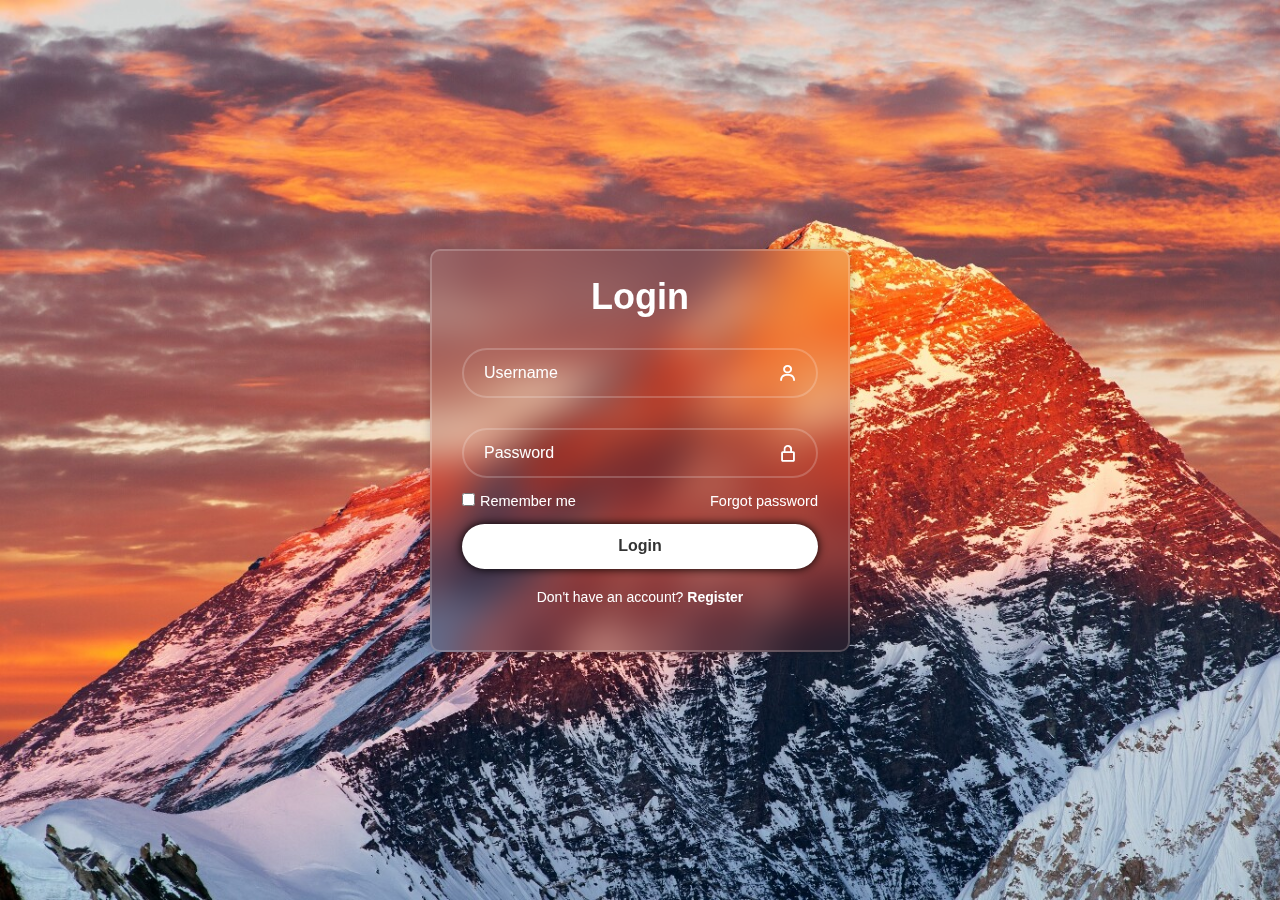
<file: Task 001/index.html>
<!DOCTYPE html>
<html lang="en">
  <head>
    <meta charset="UTF-8" />
    <meta name="viewport" content="width=device-width, initial-scale=1.0" />
    <title>Form login and password</title>
    <link rel="stylesheet" href="style.css" />
    <link
      href="https://unpkg.com/boxicons@2.1.4/css/boxicons.min.css"
      rel="stylesheet"
    />
  </head>
  <body>
    <div class="wrapper">
      <form action="">
        <h1>Login</h1>
        <div class="input__box">
          <input type="text" placeholder="Username" required />
          <i class='bx bx-user'></i>
        </div>
        <div class="input__box">
          <input type="password" placeholder="Password" required />
          <i class='bx bx-lock-alt'></i>
        </div>
        <div class="remember">
          <label for=""><input type="checkbox" />Remember me</label>
          <a href="#">Forgot password</a>
        </div>

        <button type="submit" class="btn">Login</button>

        <div class="register__link">
          <p>Don't have an account? <a href="#">Register</a></p>
        </div>
      </form>
    </div>
  </body>
</html>
</file>
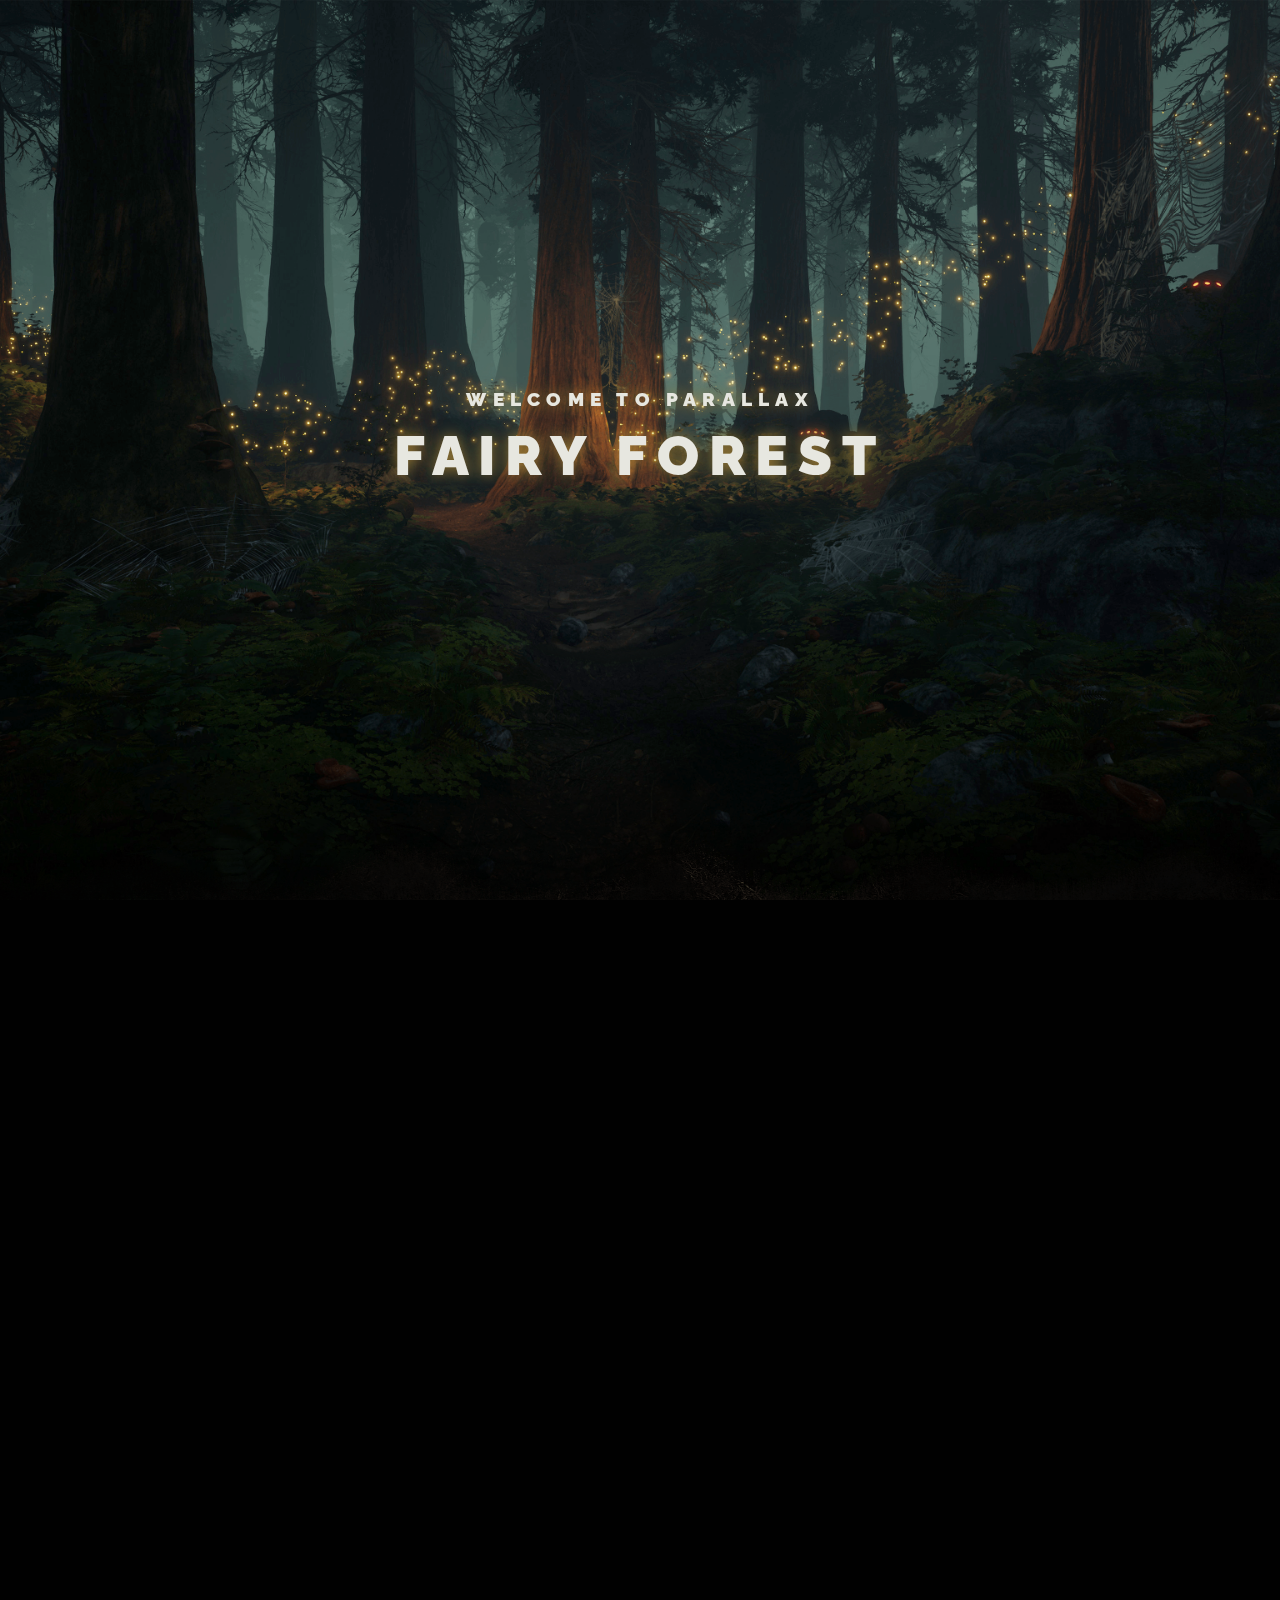
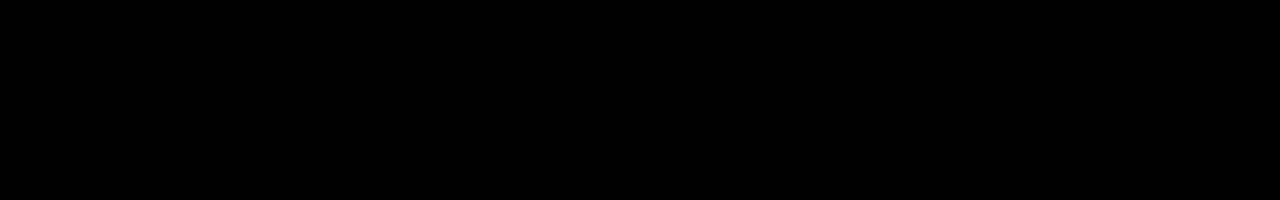
<file: Task 002/index.html>
<!DOCTYPE html>
<html lang="en">
  <head>
    <meta charset="UTF-8" />
    <meta name="viewport" content="width=device-width, initial-scale=1.0" />

    <title>Practic</title>
    <!-- WebDesign Master -->
    <link rel="stylesheet" href="css/main.css" />
    <script src="libs/gsap/gsap.min.js" defer></script>
    <script src="libs/gsap/ScrollTrigger.min.js" defer></script>
    <script src="libs/gsap/ScrollSmoother.min.js" defer></script>
    <script src="js/app.js" defer></script>
  </head>
  <body>
    <div class="wrapper">
        <div class="content">
            <header class="main__header">
                <div class="layers">
                  <div class="layer__header">
                    <div class="layers__caption">Welcome to Parallax</div>
                    <div class="layers__title">Fairy Forest</div>
                  </div>
                  <div
                    class="layer layers__base"
                    style="background-image: url(img/layer-base.png)"
                  ></div>
                  <div
                    class="layer layers__middle"
                    style="background-image: url(img/layer-middle.png)"
                  ></div>
                  <div
                    class="layer layers__front"
                    style="background-image: url(img/layer-front.png)"
                  ></div>
                </div>
              </header>
          
              <article
                class="main__article"
                style="background-image: url(img/dungeon.jpg)"
              >
                <div class="main__article__content">
                  <h2 class="main__article__header">To be continued</h2>
                  <p class="main__article__paragraph">
                    Lorem ipsum dolor sit amet consectetur adipisicing elit. Eligendi qui
                    animi, tempora officia vitae harum, natus magni dolor, in molestiae
                    facere magnam. Dicta reiciendis molestiae voluptates dolor facere
                    aperiam, itaque magni tempore.
                  </p>
                </div>
                <!-- <div class="copy">Hello World</div> -->
              </article>
        </div>
    </div>
  </body>
</html>
</file>
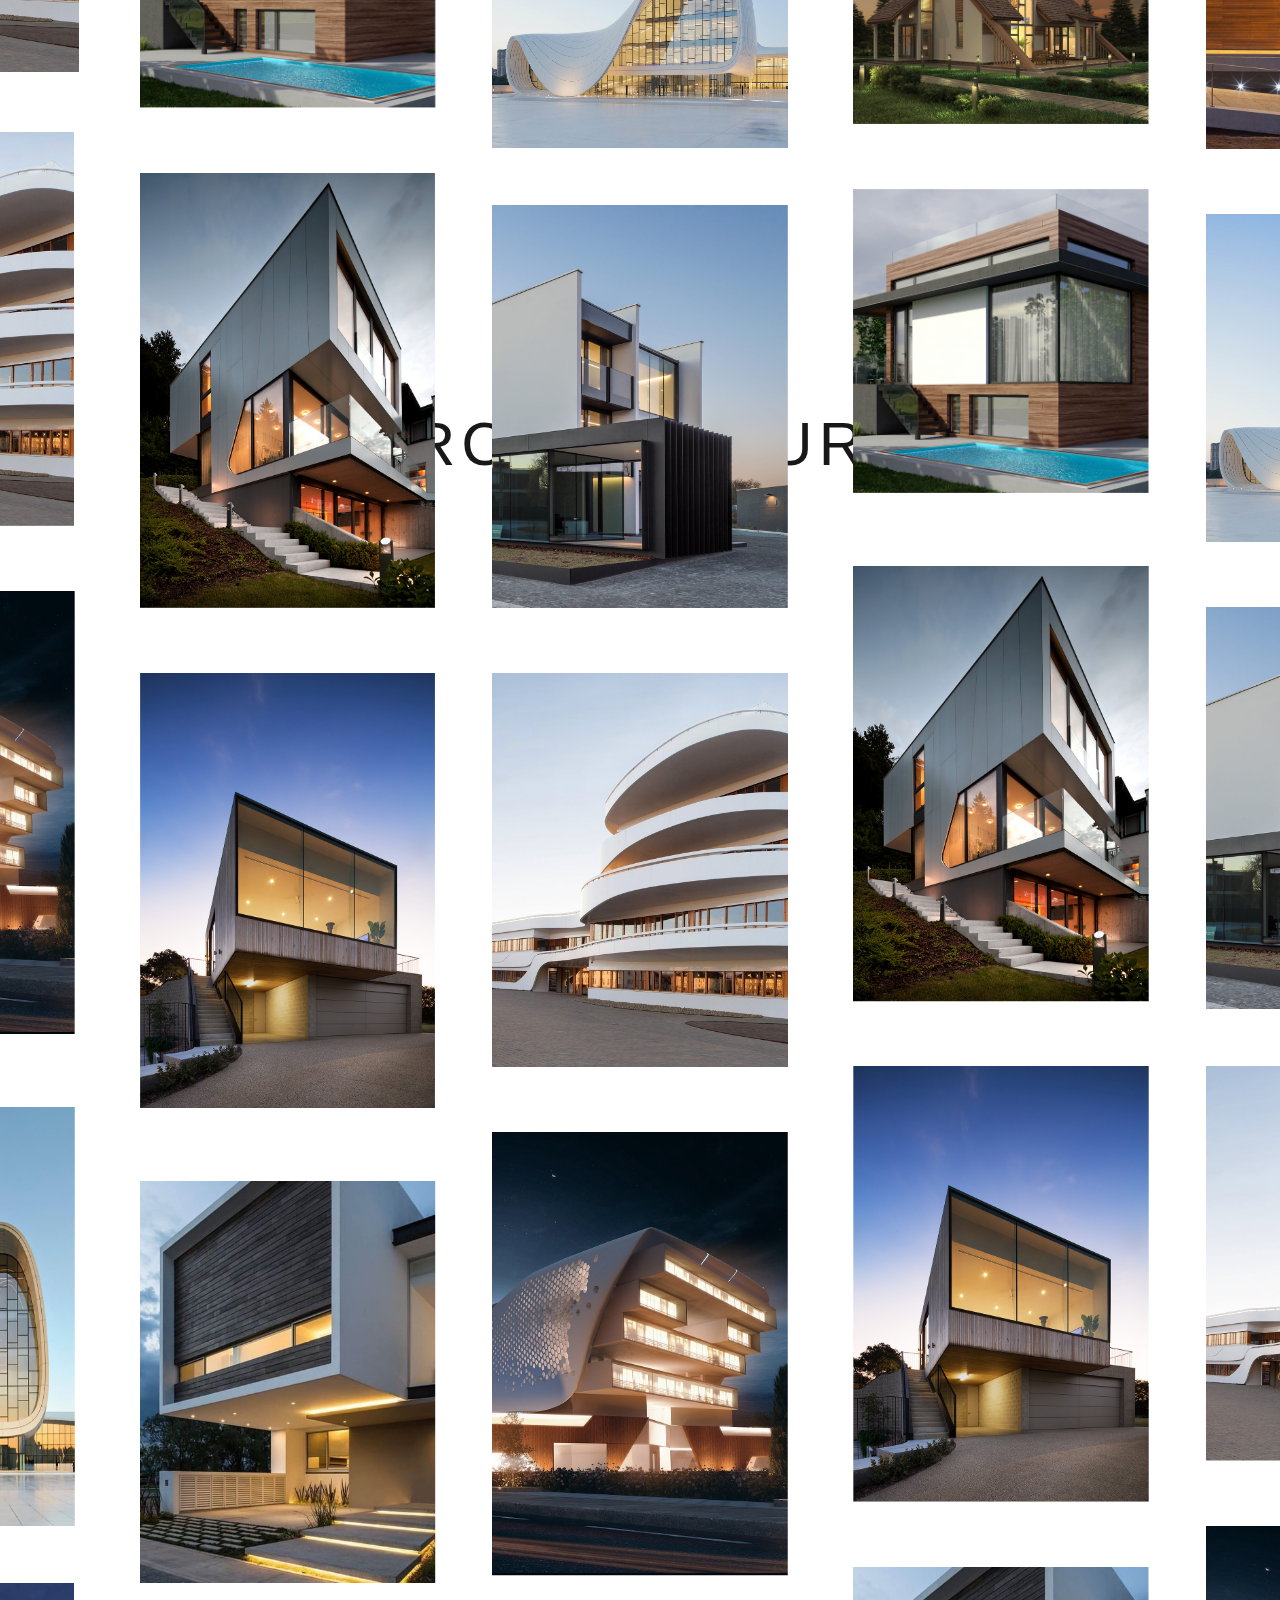
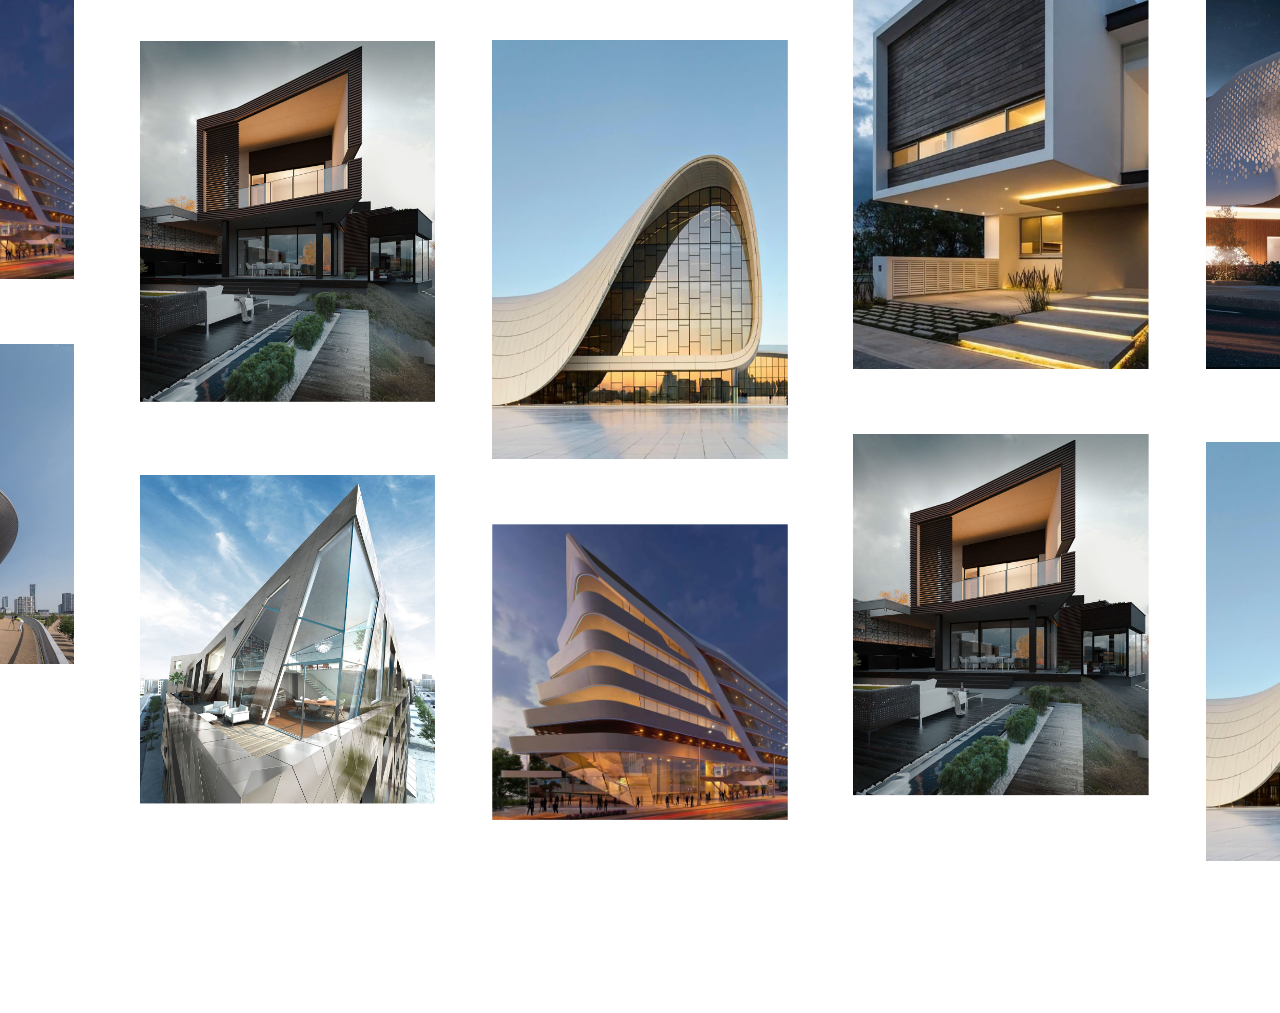
<file: Task 004/index.html>
<!DOCTYPE html>
<html lang="en">
  <head>
    <meta charset="UTF-8" />
    <meta name="viewport" content="width=device-width, initial-scale=1.0" />
    <title>Architecture</title>
    <link rel="stylesheet" href="style/style.css" />
    <script src="libs/gsap.min.js" defer></script>
    <script src="libs/Draggable.min.js" defer></script>
    <script src="libs/InertiaPlugin.min.js" defer></script>
    <script src="js/app.js" defer></script>

    <style>
      .gallery {
        opacity: 0;
      }
    </style>
  </head>
  <body>
    <h1 class="header">Architecture <span>Loading...</span></h1>

    <!-- .gallery>(gallery__item*20>img[src="img/+$.jpg" alt="Alt"])*4 -->

    <div class="gallery">
      <div class="gallery__item"><img src="img/1.jpg" alt="Alt" /></div>
      <div class="gallery__item"><img src="img/2.jpg" alt="Alt" /></div>
      <div class="gallery__item"><img src="img/3.jpg" alt="Alt" /></div>
      <div class="gallery__item"><img src="img/4.jpg" alt="Alt" /></div>
      <div class="gallery__item"><img src="img/5.jpg" alt="Alt" /></div>
      <div class="gallery__item"><img src="img/6.jpg" alt="Alt" /></div>
      <div class="gallery__item"><img src="img/7.jpg" alt="Alt" /></div>
      <div class="gallery__item"><img src="img/8.jpg" alt="Alt" /></div>
      <div class="gallery__item"><img src="img/9.jpg" alt="Alt" /></div>
      <div class="gallery__item"><img src="img/10.jpg" alt="Alt" /></div>
      <div class="gallery__item"><img src="img/11.jpg" alt="Alt" /></div>
      <div class="gallery__item"><img src="img/12.jpg" alt="Alt" /></div>
      <div class="gallery__item"><img src="img/13.jpg" alt="Alt" /></div>
      <div class="gallery__item"><img src="img/14.jpg" alt="Alt" /></div>
      <div class="gallery__item"><img src="img/15.jpg" alt="Alt" /></div>
      <div class="gallery__item"><img src="img/16.jpg" alt="Alt" /></div>
      <div class="gallery__item"><img src="img/17.jpg" alt="Alt" /></div>
      <div class="gallery__item"><img src="img/18.jpg" alt="Alt" /></div>
      <div class="gallery__item"><img src="img/19.jpg" alt="Alt" /></div>
      <div class="gallery__item"><img src="img/20.jpg" alt="Alt" /></div>
      <div class="gallery__item"><img src="img/1.jpg" alt="Alt" /></div>
      <div class="gallery__item"><img src="img/2.jpg" alt="Alt" /></div>
      <div class="gallery__item"><img src="img/3.jpg" alt="Alt" /></div>
      <div class="gallery__item"><img src="img/4.jpg" alt="Alt" /></div>
      <div class="gallery__item"><img src="img/4.jpg" alt="Alt" /></div>
      <div class="gallery__item"><img src="img/5.jpg" alt="Alt" /></div>
      <div class="gallery__item"><img src="img/6.jpg" alt="Alt" /></div>
      <div class="gallery__item"><img src="img/7.jpg" alt="Alt" /></div>
      <div class="gallery__item"><img src="img/8.jpg" alt="Alt" /></div>
      <div class="gallery__item"><img src="img/9.jpg" alt="Alt" /></div>
      <div class="gallery__item"><img src="img/10.jpg" alt="Alt" /></div>
      <div class="gallery__item"><img src="img/11.jpg" alt="Alt" /></div>
      <div class="gallery__item"><img src="img/12.jpg" alt="Alt" /></div>
      <div class="gallery__item"><img src="img/13.jpg" alt="Alt" /></div>
      <div class="gallery__item"><img src="img/14.jpg" alt="Alt" /></div>
      <div class="gallery__item"><img src="img/15.jpg" alt="Alt" /></div>
      <div class="gallery__item"><img src="img/16.jpg" alt="Alt" /></div>
      <div class="gallery__item"><img src="img/17.jpg" alt="Alt" /></div>
      <div class="gallery__item"><img src="img/18.jpg" alt="Alt" /></div>
      <div class="gallery__item"><img src="img/19.jpg" alt="Alt" /></div>
      <div class="gallery__item"><img src="img/20.jpg" alt="Alt" /></div>
      <div class="gallery__item"><img src="img/1.jpg" alt="Alt" /></div>
      <div class="gallery__item"><img src="img/2.jpg" alt="Alt" /></div>
      <div class="gallery__item"><img src="img/3.jpg" alt="Alt" /></div>
      <div class="gallery__item"><img src="img/4.jpg" alt="Alt" /></div>
      <div class="gallery__item"><img src="img/5.jpg" alt="Alt" /></div>
      <div class="gallery__item"><img src="img/6.jpg" alt="Alt" /></div>
      <div class="gallery__item"><img src="img/7.jpg" alt="Alt" /></div>
      <div class="gallery__item"><img src="img/8.jpg" alt="Alt" /></div>
      <div class="gallery__item"><img src="img/9.jpg" alt="Alt" /></div>
      <div class="gallery__item"><img src="img/10.jpg" alt="Alt" /></div>
      <div class="gallery__item"><img src="img/11.jpg" alt="Alt" /></div>
      <div class="gallery__item"><img src="img/12.jpg" alt="Alt" /></div>
      <div class="gallery__item"><img src="img/13.jpg" alt="Alt" /></div>
      <div class="gallery__item"><img src="img/14.jpg" alt="Alt" /></div>
      <div class="gallery__item"><img src="img/15.jpg" alt="Alt" /></div>
      <div class="gallery__item"><img src="img/16.jpg" alt="Alt" /></div>
      <div class="gallery__item"><img src="img/17.jpg" alt="Alt" /></div>
      <div class="gallery__item"><img src="img/18.jpg" alt="Alt" /></div>
      <div class="gallery__item"><img src="img/19.jpg" alt="Alt" /></div>
      <div class="gallery__item"><img src="img/20.jpg" alt="Alt" /></div>
      <div class="gallery__item"><img src="img/1.jpg" alt="Alt" /></div>
      <div class="gallery__item"><img src="img/2.jpg" alt="Alt" /></div>
      <div class="gallery__item"><img src="img/3.jpg" alt="Alt" /></div>
      <div class="gallery__item"><img src="img/4.jpg" alt="Alt" /></div>
      <div class="gallery__item"><img src="img/5.jpg" alt="Alt" /></div>
      <div class="gallery__item"><img src="img/6.jpg" alt="Alt" /></div>
      <div class="gallery__item"><img src="img/7.jpg" alt="Alt" /></div>
      <div class="gallery__item"><img src="img/8.jpg" alt="Alt" /></div>
      <div class="gallery__item"><img src="img/9.jpg" alt="Alt" /></div>
      <div class="gallery__item"><img src="img/10.jpg" alt="Alt" /></div>
      <div class="gallery__item"><img src="img/11.jpg" alt="Alt" /></div>
      <div class="gallery__item"><img src="img/12.jpg" alt="Alt" /></div>
      <div class="gallery__item"><img src="img/13.jpg" alt="Alt" /></div>
      <div class="gallery__item"><img src="img/14.jpg" alt="Alt" /></div>
      <div class="gallery__item"><img src="img/15.jpg" alt="Alt" /></div>
      <div class="gallery__item"><img src="img/16.jpg" alt="Alt" /></div>
      <div class="gallery__item"><img src="img/17.jpg" alt="Alt" /></div>
      <div class="gallery__item"><img src="img/18.jpg" alt="Alt" /></div>
      <div class="gallery__item"><img src="img/19.jpg" alt="Alt" /></div>
      <div class="gallery__item"><img src="img/20.jpg" alt="Alt" /></div>
      <div class="gallery__item"><img src="img/1.jpg" alt="Alt" /></div>
      <div class="gallery__item"><img src="img/2.jpg" alt="Alt" /></div>
      <div class="gallery__item"><img src="img/3.jpg" alt="Alt" /></div>
      <div class="gallery__item"><img src="img/4.jpg" alt="Alt" /></div>
    </div>
  </body>
</html>
</file>
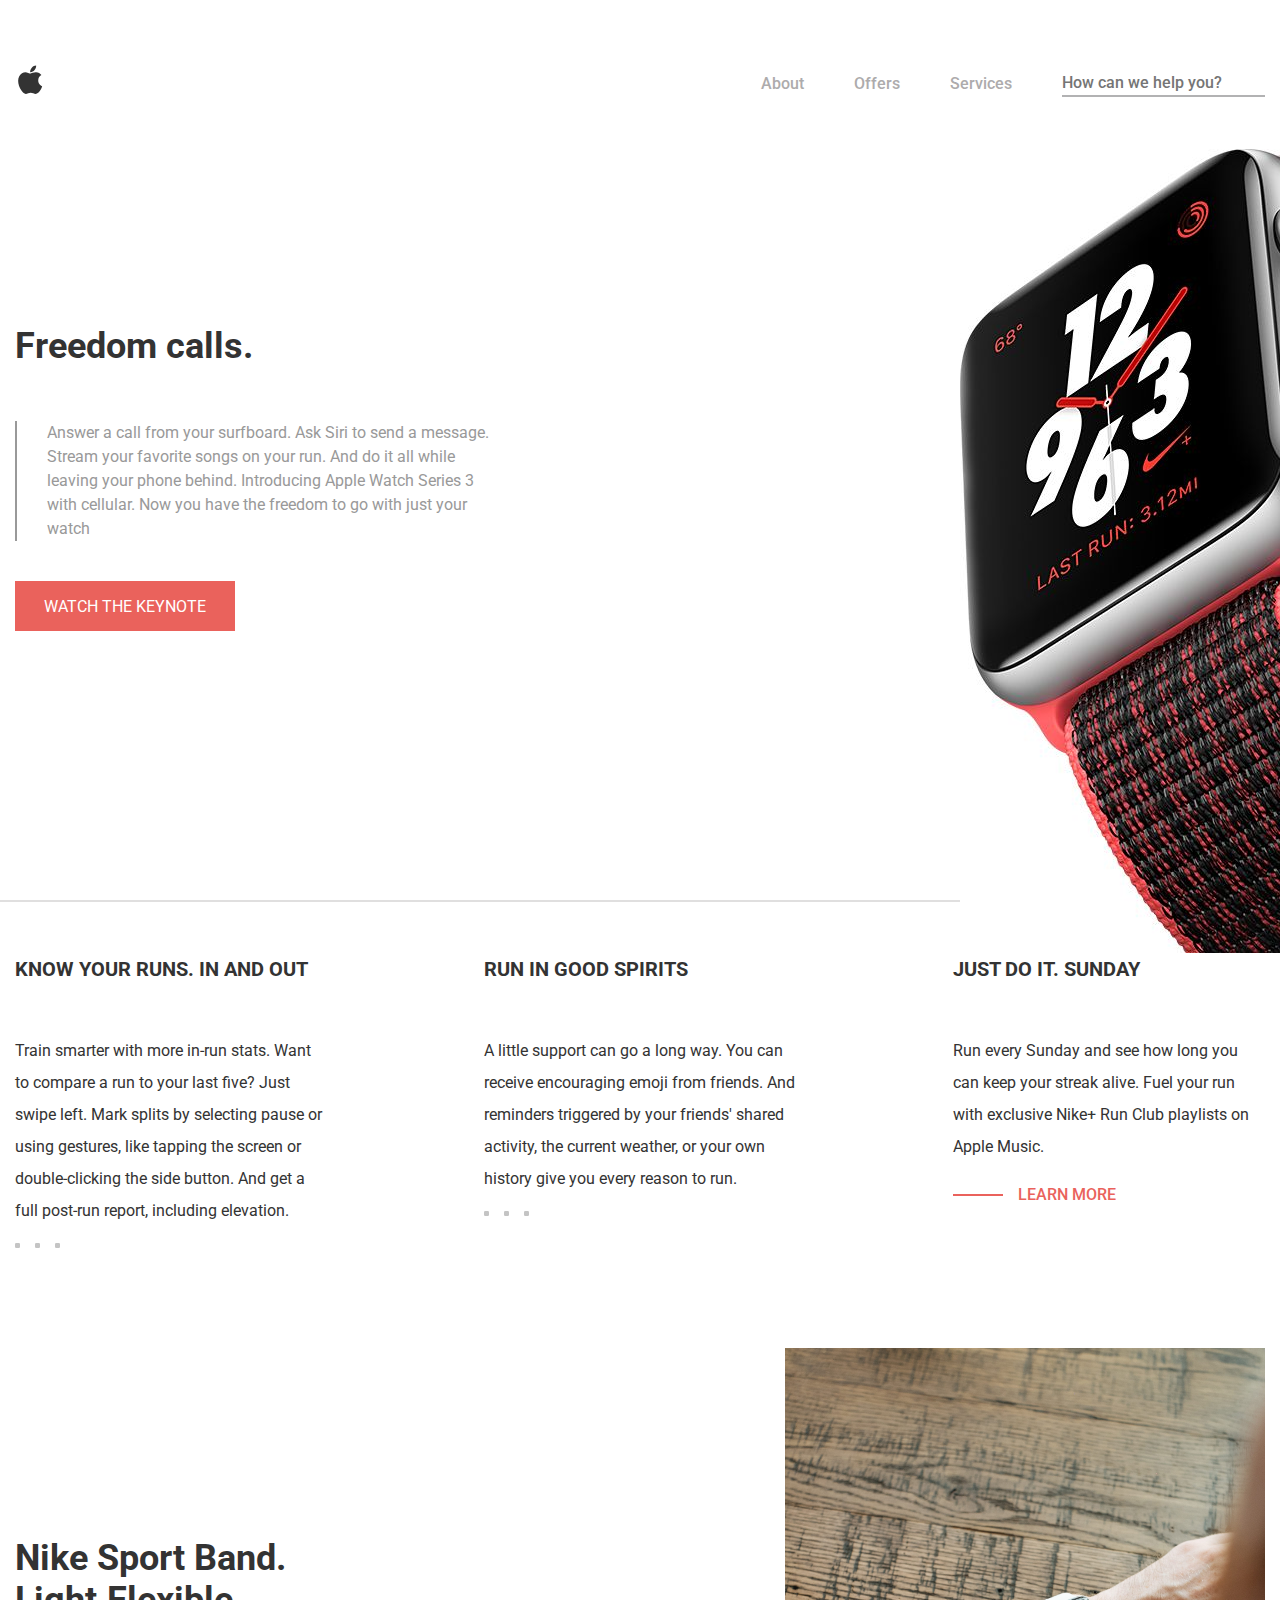
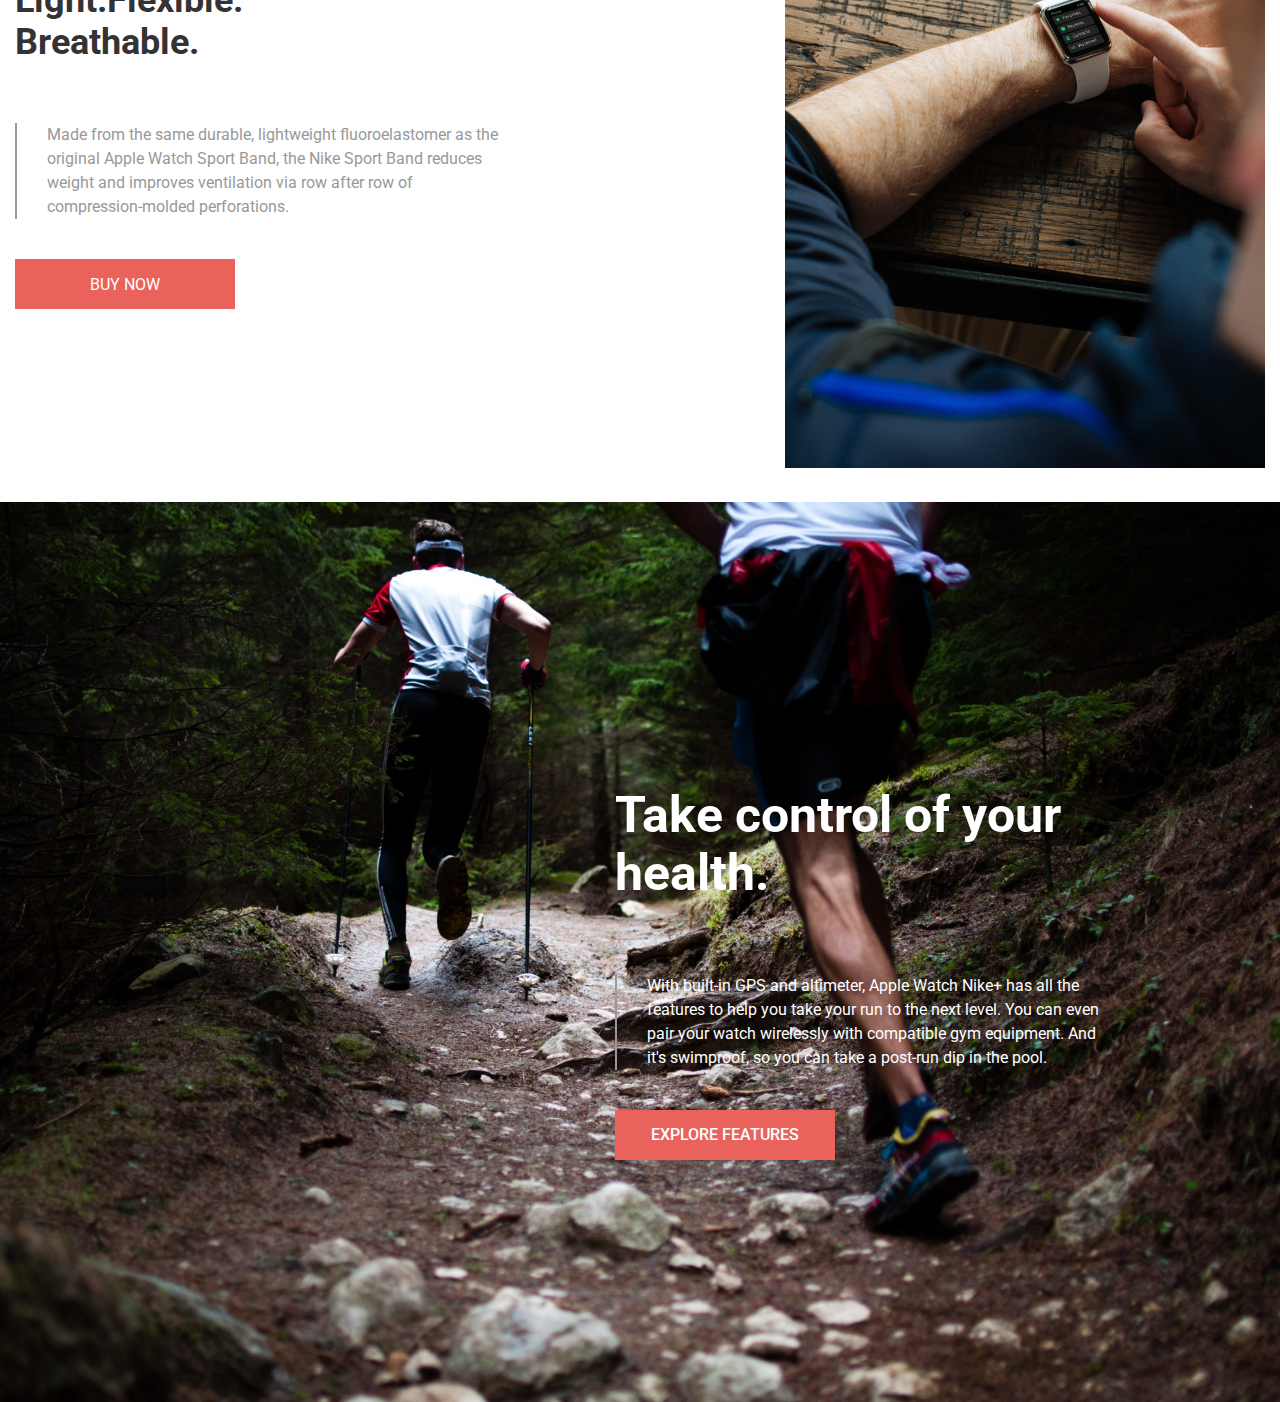
<file: Task 10/assets/index.html>
<!DOCTYPE html>
<html lang="en">
  <head>
    <meta charset="UTF-8" />
    <meta name="viewport" content="width=device-width, initial-scale=1.0" />
    <meta http-equiv="X-UA-Compatible" content="ie=edge" />
    <title>Loop 1 - Challenge</title>
    <link
      href="https://fonts.googleapis.com/css?family=Roboto:300,400,500,700"
      rel="stylesheet"
    />
    <link rel="stylesheet" href="./css/main.css" />
  </head>
  <body>
    <!--
    Welcome to your first FrontLoops challenge.
    Today we gonna build a neat landing page for Apple Watch.
    Just try to do your best and use the techniques from previous lessons.

    Good luck!

    P.S.:
    If you want some more - try splitting your css into several files
    (one file for each design element like button, search input etc.)
    and use @import to get them combined in the main.css file.
  -->
    <div class="root">
      <div class="first__page">
        <div class="header">
          <img class="header__logo" src="img/logo.svg" alt="#" />
          <div class="nav">
            <button class="header__button">About</button>
            <button class="header__button">Offers</button>
            <button class="header__button">Services</button>
            <input
              class="header__input"
              type="text"
              placeholder="How can we help you?"
            />
          </div>
        </div>
        <div class="info__block">
          <h1 class="info__block__header">Freedom calls.</h1>
          <p class="info__block__text">
            Answer a call from your surfboard. Ask Siri to send a message.
            Stream your favorite songs on your run. And do it all while leaving
            your phone behind. Introducing Apple Watch Series 3 with cellular.
            Now you have the freedom to go with just your watch
          </p>
          <button class="info__block__button">watch the keynote</button>
        </div>
        <img class="first__page__image" src="img/watches.jpg" alt="#" />
      </div>

      <div class="line"></div>

      <div class="second__page">
        <div class="second__page__info">
          <div class="second__page__info__block">
            <h2 class="second__page__info__block__header">know your runs. in and out</h2>
            <p class="second__page__info__block__text">
              Train smarter with more in-run stats. Want to compare a run to
              your last five? Just swipe left. Mark splits by selecting pause or
              using gestures, like tapping the screen or double-clicking the
              side button. And get a full post-run report, including elevation.
            </p>
            <div class="dots">
              <div class="dot"></div>
              <div class="dot"></div>
              <div class="dot"></div>
            </div>
          </div>
             <div class="second__page__info__block">
            <h2 class="second__page__info__block__header">run in good spirits</h2>
            <p class="second__page__info__block__text">
              A little support can go a long way. You can receive encouraging
              emoji from friends. And reminders triggered by your friends'
              shared activity, the current weather, or your own history give you
              every reason to run.
            </p>
            <div class="dots">
              <div class="dot"></div>
              <div class="dot"></div>
              <div class="dot"></div>
            </div>
            </div>
            <div class="second__page__info__block">
              <h2 class="second__page__info__block__header">just do it. sunday</h2>
              <p class="second__page__info__block__text">
                Run every Sunday and see how long you can keep your streak
                alive. Fuel your run with exclusive Nike+ Run Club playlists on
                Apple Music.
              </p>
              <div class="button__line">
                <div class="second__page__info__block__button__line"></div>
                <button class="second__page__info__block__button">learn more</button>
            </div>
            </div>
          </div>
          <div class="main__block">
          <div class="second__page__overview">
            <h2 class="info__block__header">Nike Sport Band. <br>
              Light.Flexible. <br>
              Breathable. <br>
            </h2>
            <p class="info__block__text">Made from the same durable, lightweight fluoroelastomer as the original Apple Watch Sport Band, the Nike Sport Band reduces weight and improves ventilation via row after row of compression-molded perforations.</p>
            <button class="info__block__button">buy now</button>
          </div>
          <img class="second__page__image" src="img/preview.jpg" alt="#">
        </div>
        </div>
          <div class="third__page">
            <div class="container">
              <div class="third__page__info__block">
                <h2 class="third__page__header">
                  Take control of your health.
                </h2>
                <p class="third__page__text">
                  With built-in GPS and altimeter, Apple Watch Nike+ has all the features to help you take your run to the next level. You can even pair your watch wirelessly with compatible gym equipment. And it's swimproof, so you can take a post-run dip in the pool.
                </p>
                <button class="third__page__button">explore features</button>
              </div>
            </div>
          </div>
      </div>
    </div>
  </body>
</html>
</file>
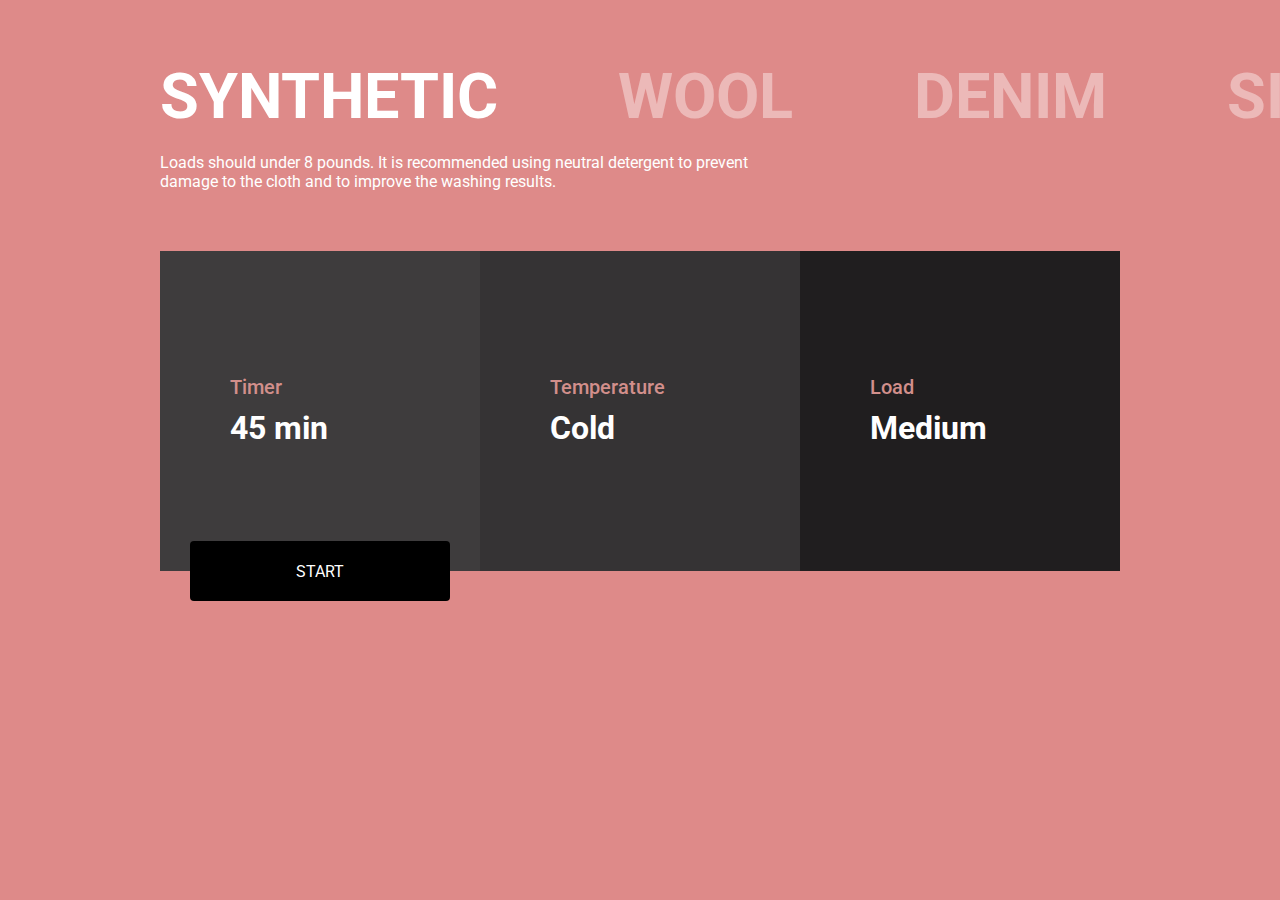
<file: Task 11/assets/index.html>
<!DOCTYPE html>
<html lang="en">
  <head>
    <meta charset="UTF-8" />
    <meta name="viewport" content="width=device-width, initial-scale=1.0" />
    <meta http-equiv="X-UA-Compatible" content="ie=edge" />
    <title>Loop 2 - Step 1</title>
    <link
      href="https://fonts.googleapis.com/css?family=Roboto:400,500,700"
      rel="stylesheet"
    />
    <link rel="stylesheet" href="./styles.css" />
  </head>
  <body>
    <!--
    You made to Loop 2!

    You should already be proud of yourself.
    And that's the time the real challenge starts :)

    Ready. Set. Go!
  -->

    <div class="container">
      <div class="main__block">
        <div class="header">
          <h2 class="active">synthetic</h2>
          <h2 class="default">wool</h2>
          <h2 class="default">denim</h2>
          <h2 class="default">silk</h2>
          <h2 class="default">line</h2>
        </div>
        <div class="overview">
          Loads should under 8 pounds. It is recommended using neutral detergent
          to prevent <br />
          damage to the cloth and to improve the washing results.
        </div>
        <ul class="blocks">
          <div></div>
          <li class="block__one">
            <p class="blocks__paragraph">Timer</p>
            <h2 class="blocks__header">45 min</h3>
            <button class="button__block">start</button>
          </li>
          <li class="block__two">
            <p class="blocks__paragraph">Temperature</p>
            <h2 class="blocks__header">Cold</h3>
          </li>
          <li class="block__three">
            <p class="blocks__paragraph">Load</p>
            <h2 class="blocks__header">Medium</h3>
          </li>
          <div></div>
        </ul>
      </div>
    </div>
  </body>
</html>
</file>
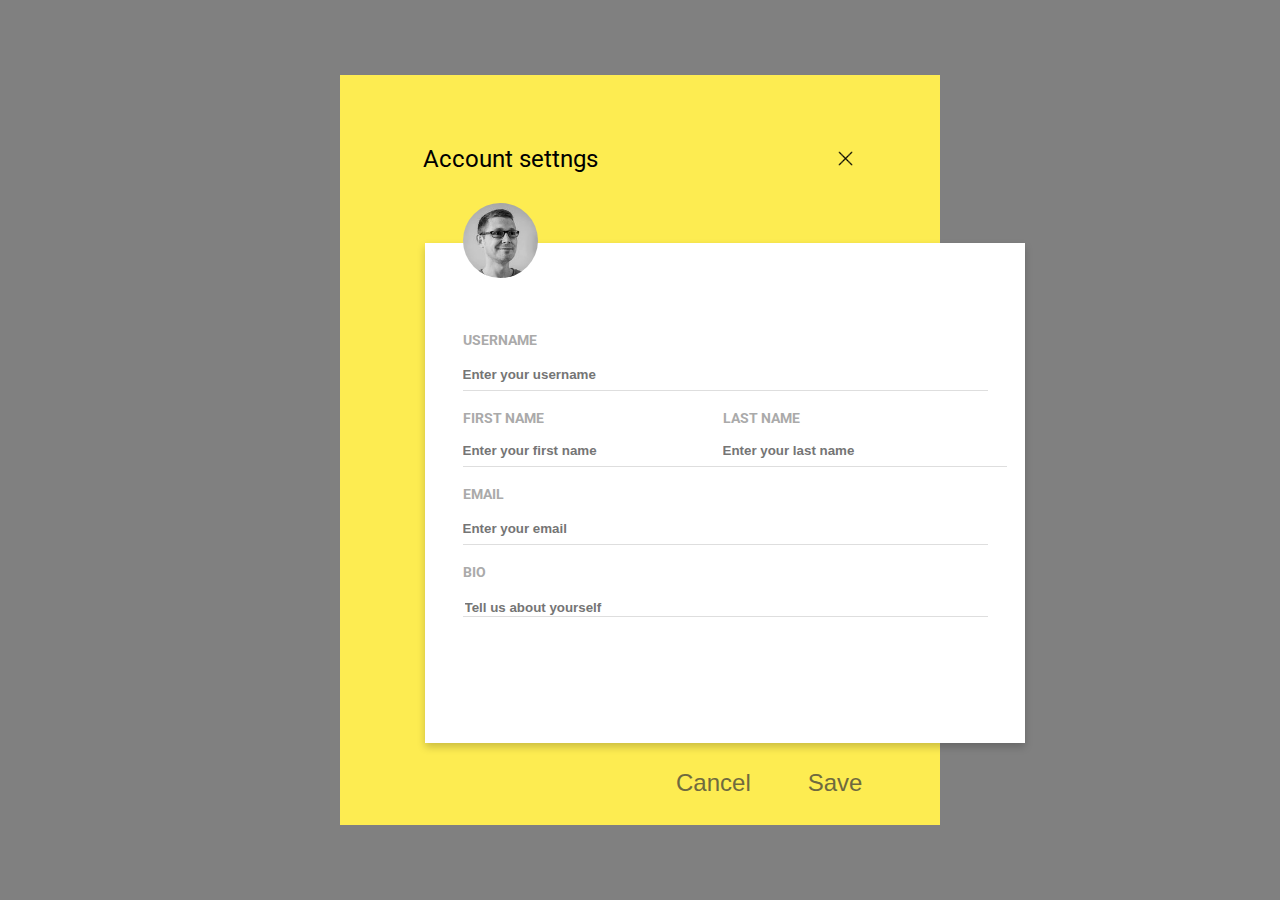
<file: Task 12/assets/index.html>
<!DOCTYPE html>
<html lang="en">
  <head>
    <meta charset="UTF-8" />
    <meta name="viewport" content="width=device-width, initial-scale=1.0" />
    <meta http-equiv="X-UA-Compatible" content="ie=edge" />
    <title>Loop 2 - Step 2</title>
    <link
      href="https://fonts.googleapis.com/css?family=Roboto:400,500,700"
      rel="stylesheet"
    />
    <link rel="stylesheet" href="./styles.css" />
  </head>
  <body>
    <!--
    FYI:
    Textarea resize in the design is a native feature of browsers.
    Also there is no close icon in the assets, so you should try to find another way of implementing it.
  -->
    <div class="container">
      <div class="main__content">
        <div class="header">
          <h2 class="header__header">Account settngs</h2>
          <img class="close__image" src="img/crossed.png" alt="close" />
        </div>
        <div class="user__info">
          <div class="profile__image">
            <img class="avatar" src="img/avatar.jpg" alt="avatar" />
          </div>
          <div class="profile__form">
            <h3 class="profile__form__header">username</h3>
            <input
              class="profile__form__input"
              type="text"
              placeholder="Enter your username"
              size="45"
            />
            <div class="name__lastname">
              <div>
                <h3 class="profile__form__header">first name</h3>
                <input
                  class="profile__form__input"
                  type="text"
                  placeholder="Enter your first name"
                  size="30"
                />
              </div>
              <div>
                <h3 class="profile__form__header">last name</h3>
                <input
                  class="profile__form__input"
                  type="text"
                  placeholder="Enter your last name"
                  size="33"
                />
              </div>
            </div>
            <h3 class="profile__form__header">email</h3>
            <input
              class="profile__form__input"
              type="text"
              placeholder="Enter your email"
              size="77"
            />
            <h3 class="profile__form__header">bio</h3>
            <input
              class="profile__form__input__bio"
              type="text"
              placeholder="Tell us about yourself"
              size="77"
            />
          </div>
        </div>
        <div class="form__controls">
          <button class="form__controls__button">Cancel</button>
          <button class="form__controls__button">Save</button>
        </div>
      </div>
    </div>
  </body>
</html>
</file>
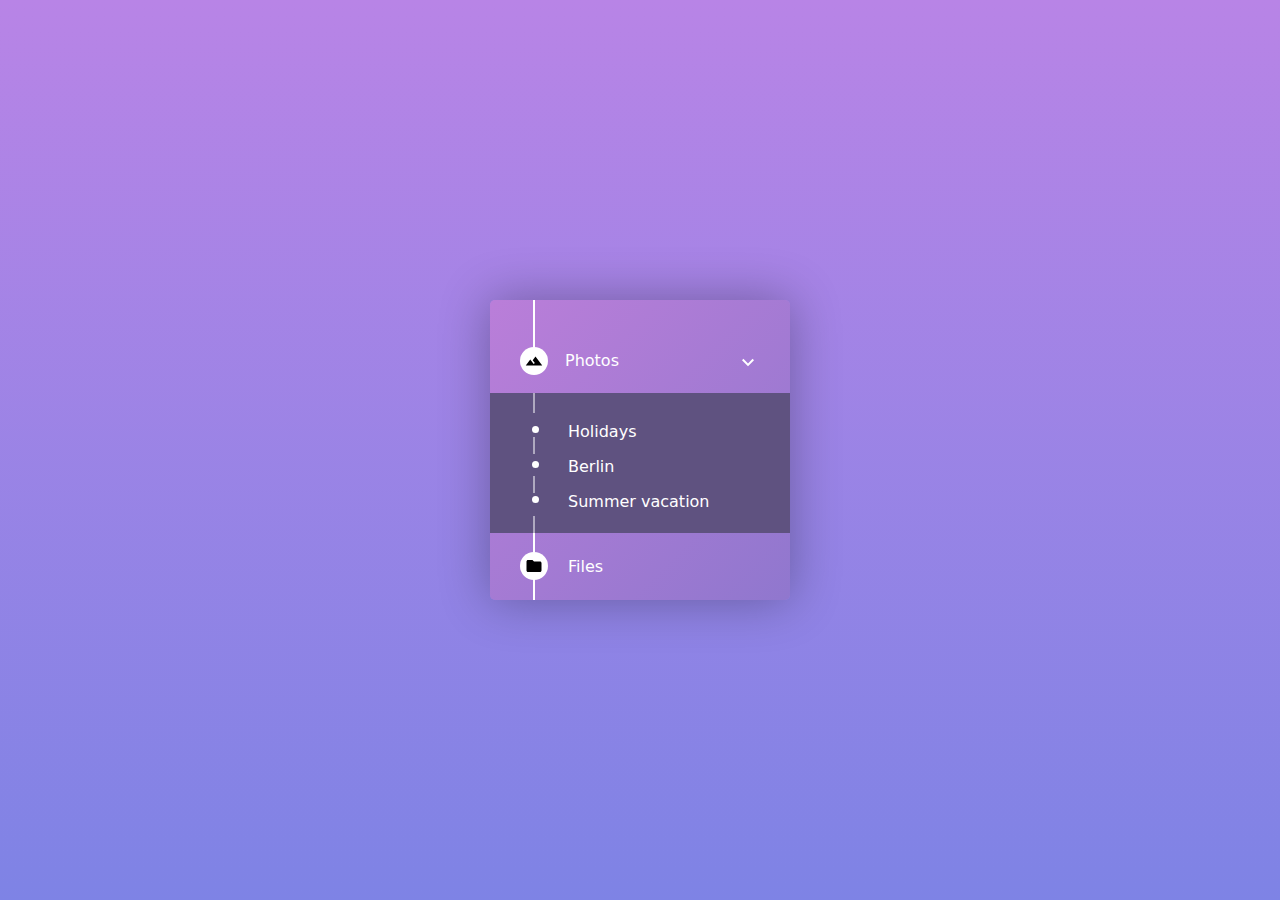
<file: Task 13/assets/index.html>
<!DOCTYPE html>
<html lang="en">
  <head>
    <meta charset="UTF-8" />
    <meta name="viewport" content="width=device-width, initial-scale=1.0" />
    <meta http-equiv="X-UA-Compatible" content="ie=edge" />
    <title>Loop 2 - Step 3</title>
    <link
      href="https://fonts.googleapis.com/css?family=Roboto:400,500,700"
      rel="stylesheet"
    />
    <link rel="stylesheet" href="./styles.css" />
  </head>
  <body>
    <div class="container">
      <div class="main__block">
        <div class="main__block__header">
          <div class="image__block">
            <img class="image" src="img/photo.svg" alt="#" />
          </div>
          <p class="main__block__paragraph">Photos</p>
          <img src="img/arrow.svg" alt="#" />
        </div>
        <ul class="timeline__list">
          <li class="timeline__list__item">Holidays</li>
          <li class="timeline__list__item__two">Berlin</li>
          <li class="timeline__list__item__three">Summer vacation</li>
        </ul>
        <div class="footer">
          <div class="image__block__footer">
            <img class="image" src="img/folder.svg" alt="#" />
          </div>
          <p class="main__block__paragraph">Files</p>
        </div>
      </div>
    </div>
  </body>
</html>
</file>
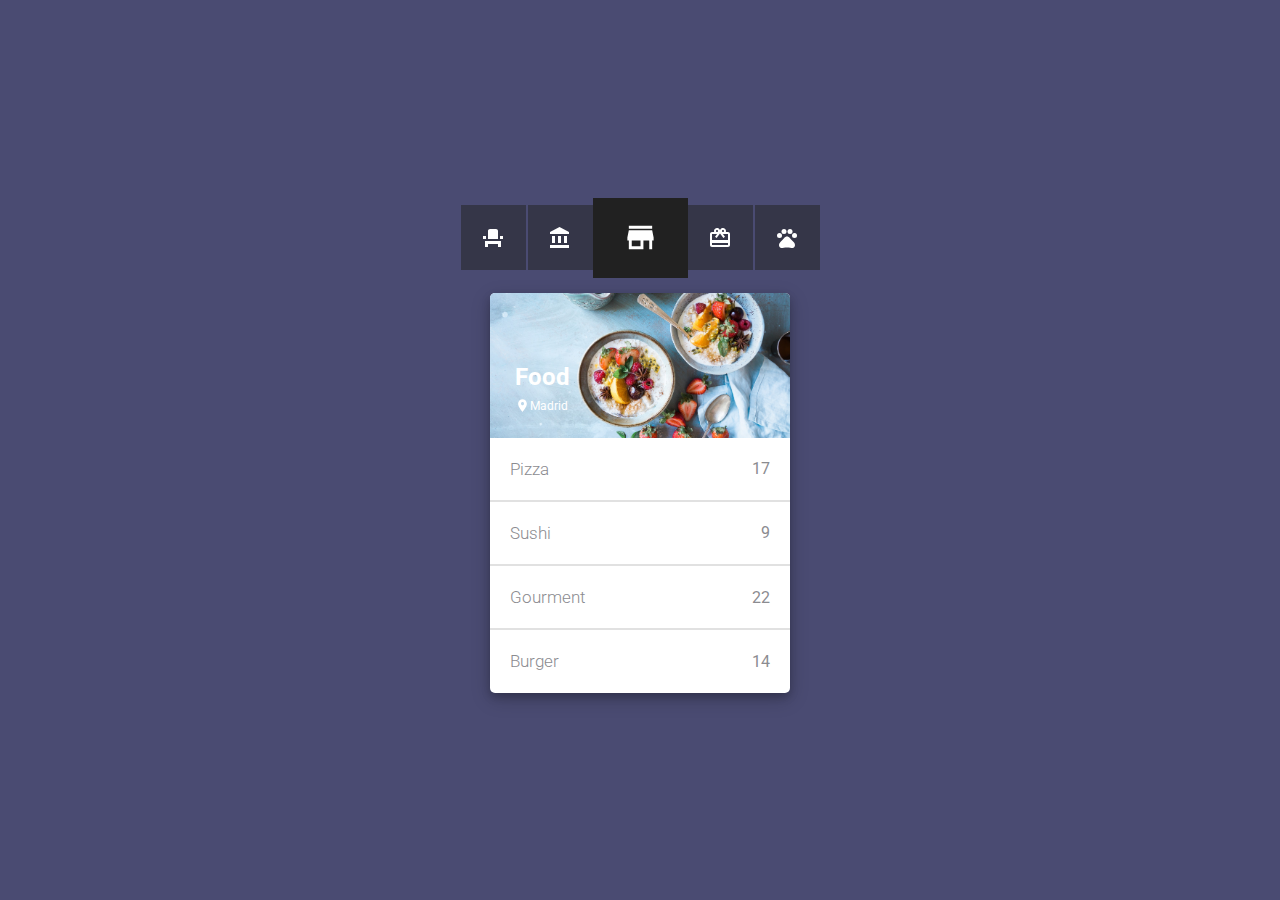
<file: Task 14/assets/index.html>
<!DOCTYPE html>
<html lang="en">
  <head>
    <meta charset="UTF-8" />
    <meta name="viewport" content="width=device-width, initial-scale=1.0" />
    <meta http-equiv="X-UA-Compatible" content="ie=edge" />
    <title>Loop 2 - Step 4</title>
    <link
      href="https://fonts.googleapis.com/css?family=Roboto:400,500,700"
      rel="stylesheet"
    />
    <link rel="stylesheet" href="./styles.css" />
  </head>
  <body>
    <div class="container">
      <ul class="header">
        <li class="default">
          <img src="img/event.svg" alt="#" />
        </li>
        <li class="default">
          <img src="img/finance.svg" alt="#" />
        </li>
        <li class="active">
          <img class="image__active" src="img/cafe.svg" alt="#" />
        </li class="default">
        <li class="default">
          <img  src="img/gift.svg" alt="#" />
        </li>
        <li class="default">
          <img  src="img/pets.svg" alt="#" />
        </li>
      </ul>

      <div class="main__block">
        <div class="main__block__header">
          <h2 class="header__text">Food</h2>
          <div class="locations__group">
            <img class="main__block__header__img" src="img/location.svg" alt="#">
            <p class="main__block__header__paragraph">Madrid</p>
         </div>
        </div>

        <ul class="meal__list">
          <li class="meal__item">
            <h3 class="meal__list__text">Pizza</h3>
            <p class="meal__list__number">17</p>
          </li>
          <li class="meal__item">
            <h3 class="meal__list__text">Sushi</h3>
            <p class="meal__list__number">9</p>
          </li>
          <li class="meal__item">
            <h3 class="meal__list__text">Gourment</h3>
            <p class="meal__list__number">22</p>
          </li>
          <li class="meal__item__last">
            <h3 class="meal__list__text">Burger</h3>
            <p class="meal__list__number">14</p>
          </li>
        </ul>
      </div>
    </div>
  </body>
</html>
</file>
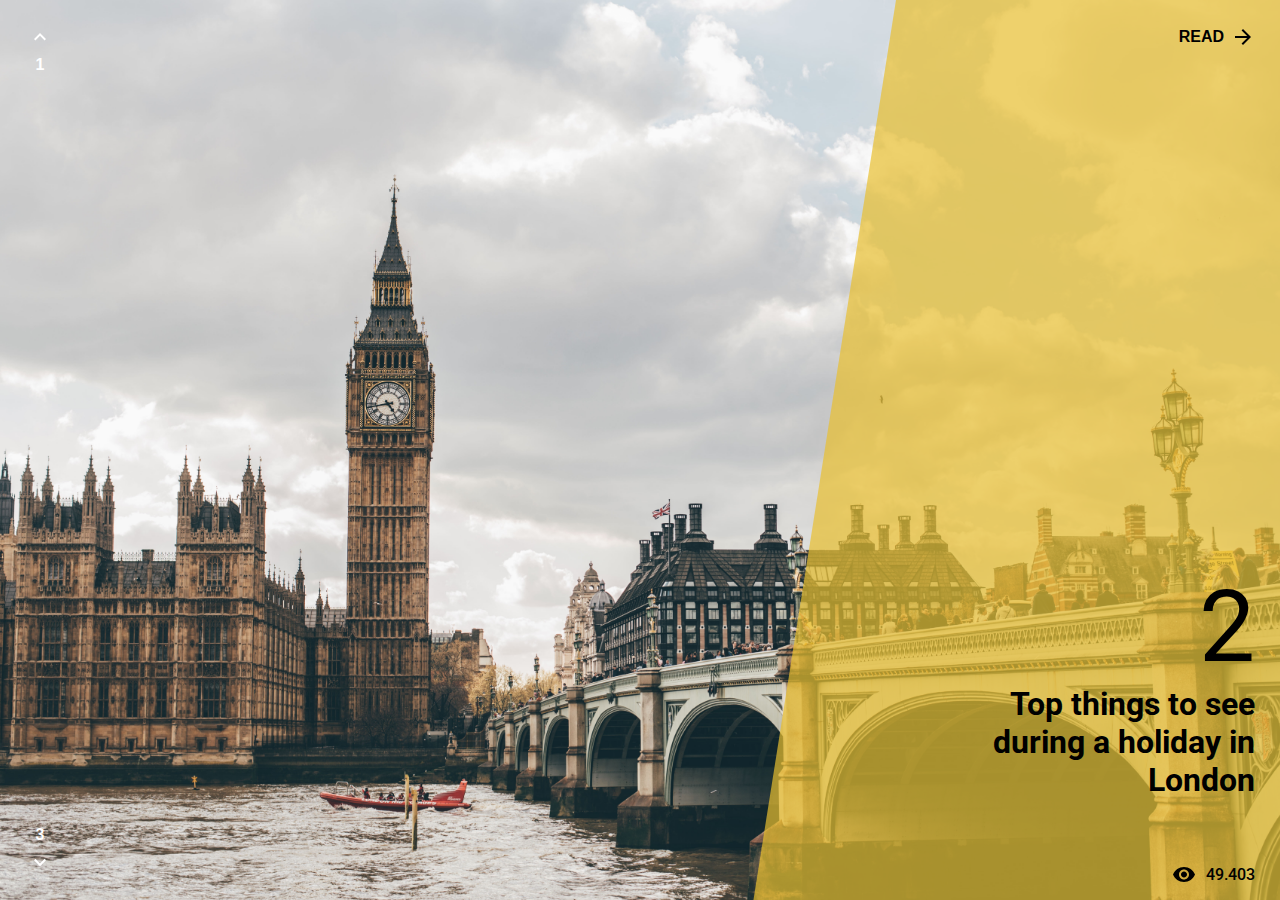
<file: Task 15/assets/index.html>
<!DOCTYPE html>
<html lang="en">
  <head>
    <meta charset="UTF-8" />
    <meta name="viewport" content="width=device-width, initial-scale=1.0" />
    <meta http-equiv="X-UA-Compatible" content="ie=edge" />
    <title>Loop 2 - Step 5</title>
    <link
      href="https://fonts.googleapis.com/css?family=Roboto:400,500,700"
      rel="stylesheet"
    />
    <link rel="stylesheet" href="./styles.css" />
  </head>
  <body>
    <!--
    Oh, my!
    Finish this one and hit 50% of the course!-->
    <div class="container">
      <div class="left__part">
        <button class="arrow__button">
          <img src="img/up.svg" alt="#" />
          1
        </button>

        <button class="arrow__button">
          3
          <img src="img/down.svg" alt="#" />
        </button>
      </div>

      <div class="right__part">
        <div class="overlay"></div>
        <div class="rigth__part__content">
          <button class="right__button">
            <p class="right__button_text">read</p>
            <img src="img/more.svg" alt="#" />
          </button>
          <div class="block">
            <div class="right__part__main__text">
              <h1 class="right__part__main__text__header">2</h1>
              <p class="right__part__main__text__paragraph">
                Top things to see during a holiday in London
              </p>
            </div>

            <div class="rigth__part__content__views">
              <img src="img/view.svg" alt="#" />
              <p>49.403</p>
            </div>
          </div>
        </div>
      </div>
    </div>
  </body>
</html>
</file>
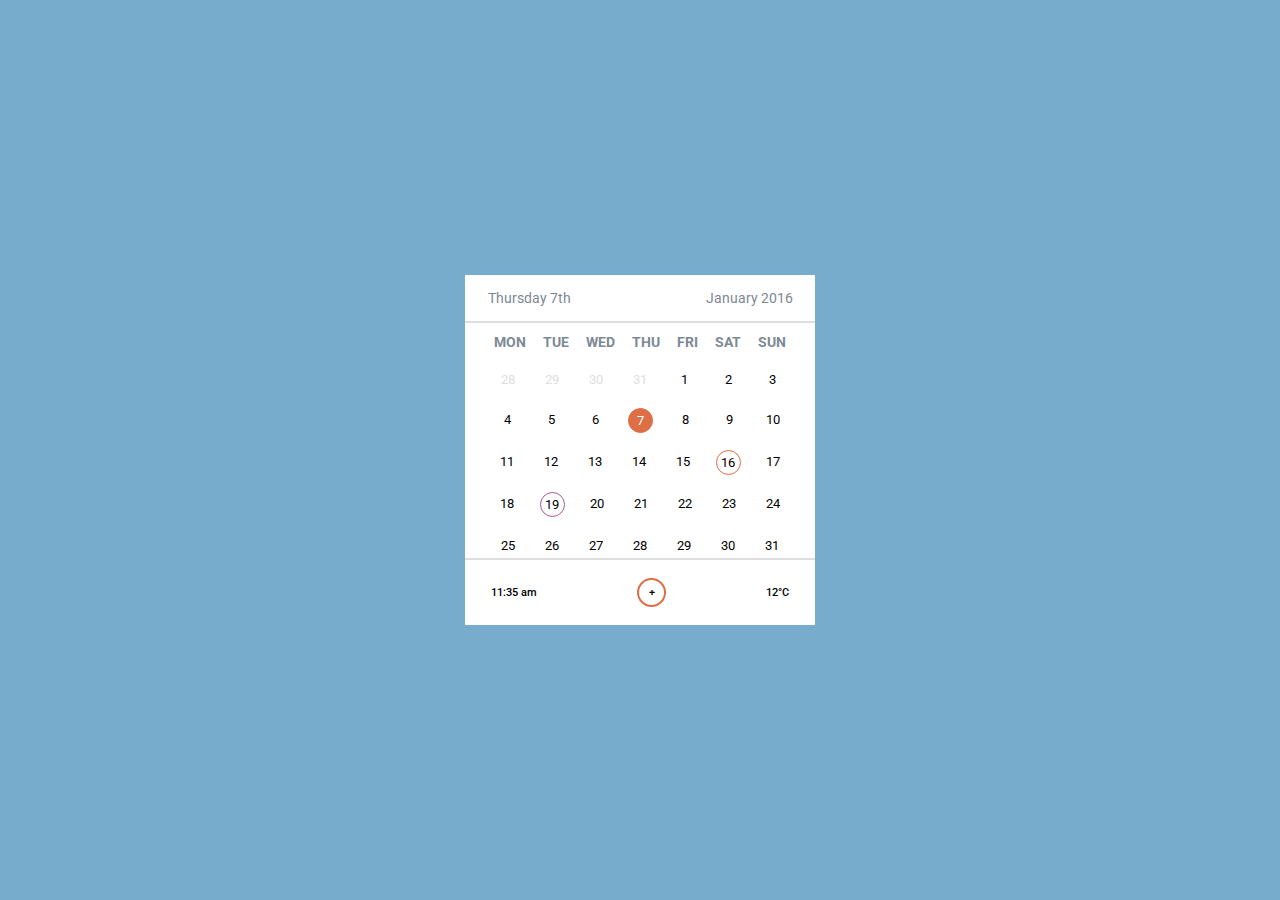
<file: Task 16/assets/index.html>
<!DOCTYPE html>
<html lang="en">
  <head>
    <meta charset="UTF-8" />
    <meta name="viewport" content="width=device-width, initial-scale=1.0" />
    <meta http-equiv="X-UA-Compatible" content="ie=edge" />
    <title>Loop 2 - Step 6</title>
    <link
      href="https://fonts.googleapis.com/css?family=Roboto:400,500,700"
      rel="stylesheet"
    />
    <link rel="stylesheet" href="./styles.css" />
  </head>
  <body>
    <div class="container">
      <div class="calendar">
        <div class="calendar__header">
          <p class="date__header">Thursday 7th</p>
          <p class="date__header">January 2016</p>
        </div>

        <div class="table__container">
          <table class="table__calendar">
            <thead class="table__head">
              <tr class="table__days">
                <th class="days">Mon</th>
                <th class="days">Tue</th>
                <th class="days">Wed</th>
                <th class="days">Thu</th>
                <th class="days">Fri</th>
                <th class="days">Sat</th>
                <th class="days">Sun</th>
              </tr>
            </thead>
            <tbody class="calendar__body">
              <tr class="dates">
                <td class="previous__month">28</td>
                <td class="previous__month">29</td>
                <td class="previous__month">30</td>
                <td class="previous__month">31</td>
                <td class="now__month">1</td>
                <td class="now__month">2</td>
                <td class="now__month">3</td>
              </tr>

              <tr class="dates">
                <td class="now__month">4</td>
                <td class="now__month">5</td>
                <td class="now__month">6</td>
                <td class="now__month__seven">7</td>
                <td class="now__month">8</td>
                <td class="now__month">9</td>
                <td class="now__month">10</td>
              </tr>
              <tr class="dates">
                <td class="now__month">11</td>
                <td class="now__month">12</td>
                <td class="now__month">13</td>
                <td class="now__month">14</td>
                <td class="now__month">15</td>
                <td class="now__month__sixtten">16</td>
                <td class="now__month">17</td>
              </tr>
              <tr class="dates">
                <td class="now__month">18</td>
                <td class="now__month__nineteen">19</td>
                <td class="now__month">20</td>
                <td class="now__month">21</td>
                <td class="now__month">22</td>
                <td class="now__month">23</td>
                <td class="now__month">24</td>
              </tr>
              <tr class="dates">
                <td class="now__month">25</td>
                <td class="now__month">26</td>
                <td class="now__month">27</td>
                <td class="now__month">28</td>
                <td class="now__month">29</td>
                <td class="now__month">30</td>
                <td class="now__month">31</td>
              </tr>
            </tbody>
          </table>
        </div>
        <div class="footer">
          <div>11:35 am</div>
          <div class="plus">+</div>
          <div>12&degC</div>
        </div>
      </div>
    </div>
  </body>
</html>
</file>
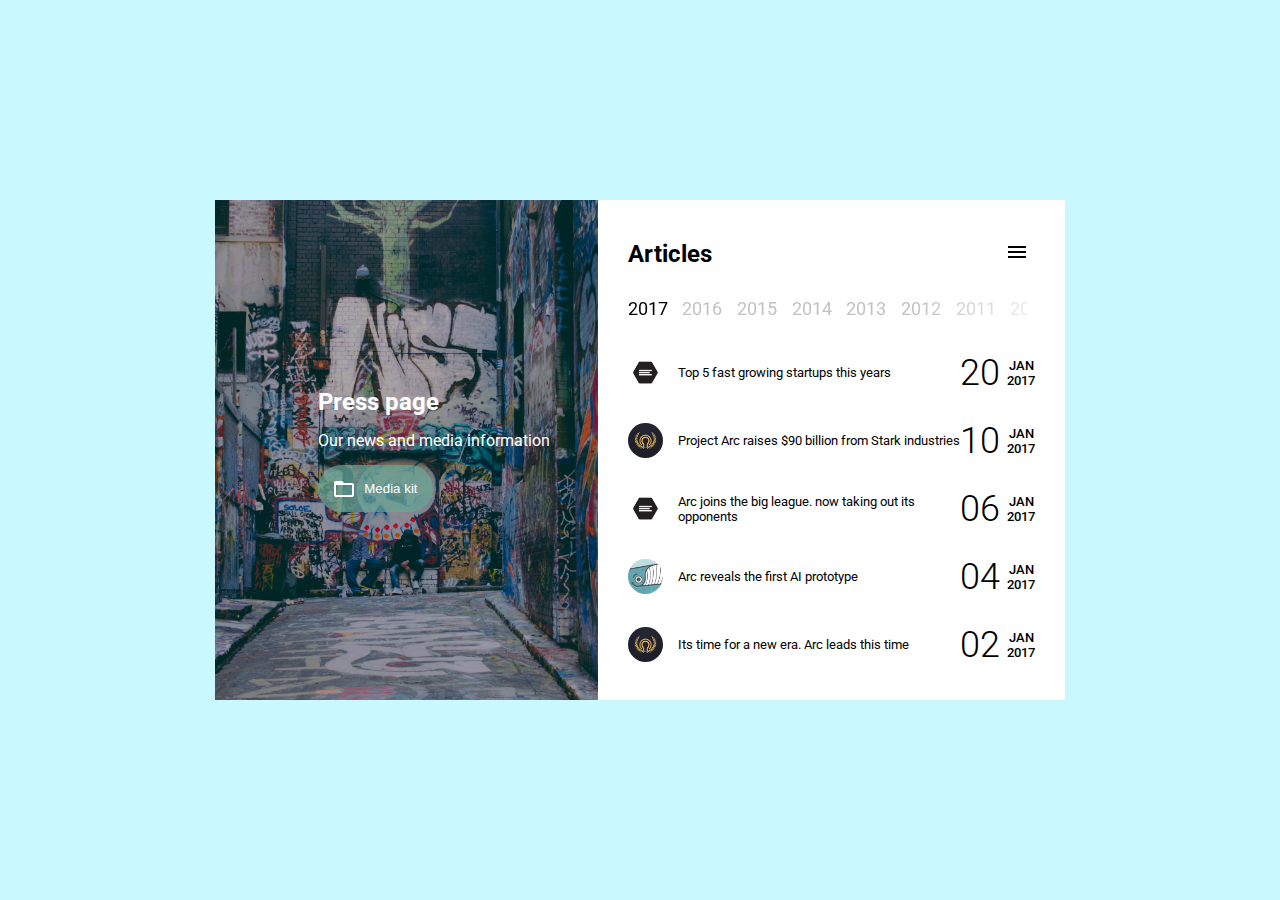
<file: Task 17/assets/index.html>
<!DOCTYPE html>
<html lang="en">
  <head>
    <meta charset="UTF-8" />
    <meta name="viewport" content="width=device-width, initial-scale=1.0" />
    <meta http-equiv="X-UA-Compatible" content="ie=edge" />
    <title>Loop 2 - Step 7</title>
    <link
      href="https://fonts.googleapis.com/css?family=Roboto:100,400,500,700"
      rel="stylesheet"
    />
    <link rel="stylesheet" href="./styles.css" />
    <link rel="stylesheet" href="./rightSector.css" />
  </head>
  <body>
    <div class="container">
      <div class="main__block">
        <div class="left__sector">
          <div class="left__sector__block">
            <h2 class="left__sector__header">Press page</h2>
            <p class="left__sector__text">Our news and media information</p>
            <button class="left__sector__button">
              <img src="img/file.svg" alt="#" />
              Media kit
            </button>
          </div>
        </div>

        <div class="right__sector">
          <div class="right__sector__block">
            <div class="right__sector__menu">
              <h2 class="right__sector__header">Articles</h2>
              <button class="burger__menu">
                <img src="img/menu.svg" alt="#" />
              </button>
            </div>

            <div class="time__line">
              <ul class="years__list">
                <li class="selected">2017</li>
                <li class="unselected">2016</li>
                <li class="unselected">2015</li>
                <li class="unselected">2014</li>
                <li class="unselected">2013</li>
                <li class="unselected">2012</li>
                <li class="unselected">2011</li>
                <li class="unselected">2010</li>
              </ul>
            </div>

            <div class="main__info">
              <ul class="theme__list">
                <li class="theme__item">
                  <div class="theme__item__main__info">
                    <img
                      class="theme__item__image"
                      src="img/avatar1.jpg"
                      alt="#"
                    />
                    <p class="theme__item__text">
                      Top 5 fast growing startups this years
                    </p>
                  </div>
                  <div class="theme__item__date__block">
                    <h3 class="theme__item__date__block__date">20</h3>
                    <div class="years__month__block">
                      <p class="theme__item__date__block__month">jan</p>
                      <p class="theme__item__date__block__year">2017</p>
                    </div>
                  </div>
                </li>
                <!-- </ul> -->

                <!-- <ul class="theme__list"> -->
                <li class="theme__item">
                  <div class="theme__item__main__info">
                    <img
                      class="theme__item__image__two"
                      src="img/avatar2.jpg"
                      alt="#"
                    />
                    <p class="theme__item__text">
                      Project Arc raises $90 billion from Stark industries
                    </p>
                  </div>
                  <div class="theme__item__date__block">
                    <h3 class="theme__item__date__block__date">10</h3>
                    <div class="years__month__block">
                      <p class="theme__item__date__block__month">jan</p>
                      <p class="theme__item__date__block__year">2017</p>
                    </div>
                  </div>
                </li>
                <!-- </ul> -->

                <!-- <ul class="theme__list"> -->
                <li class="theme__item">
                  <div class="theme__item__main__info">
                    <img
                      class="theme__item__image"
                      src="img/avatar1.jpg"
                      alt="#"
                    />
                    <p class="theme__item__text">
                      Arc joins the big league. now taking out its opponents
                    </p>
                  </div>
                  <div class="theme__item__date__block">
                    <h3 class="theme__item__date__block__date">06</h3>
                    <div class="years__month__block">
                      <p class="theme__item__date__block__month">jan</p>
                      <p class="theme__item__date__block__year">2017</p>
                    </div>
                  </div>
                </li>
                <!-- </ul> -->

                <!-- <ul class="theme__list"> -->
                <li class="theme__item">
                  <div class="theme__item__main__info">
                    <img
                      class="theme__item__image__two"
                      src="img/avatar3.jpg"
                      alt="#"
                    />
                    <p class="theme__item__text">
                      Arc reveals the first AI prototype
                    </p>
                  </div>
                  <div class="theme__item__date__block">
                    <h3 class="theme__item__date__block__date">04</h3>
                    <div class="years__month__block">
                      <p class="theme__item__date__block__month">jan</p>
                      <p class="theme__item__date__block__year">2017</p>
                    </div>
                  </div>
                </li>
                <!-- </ul> -->

                <!-- <ul class="theme__list"> -->
                <li class="theme__item">
                  <div class="theme__item__main__info">
                    <img
                      class="theme__item__image__two"
                      src="img/avatar2.jpg"
                      alt="#"
                    />
                    <p class="theme__item__text">
                      Its time for a new era. Arc leads this time
                    </p>
                  </div>
                  <div class="theme__item__date__block">
                    <h3 class="theme__item__date__block__date">02</h3>
                    <div class="years__month__block">
                      <p class="theme__item__date__block__month">jan</p>
                      <p class="theme__item__date__block__year">2017</p>
                    </div>
                  </div>
                </li>
              </ul>
            </div>
          </div>
        </div>
      </div>
    </div>
  </body>
</html>
</file>
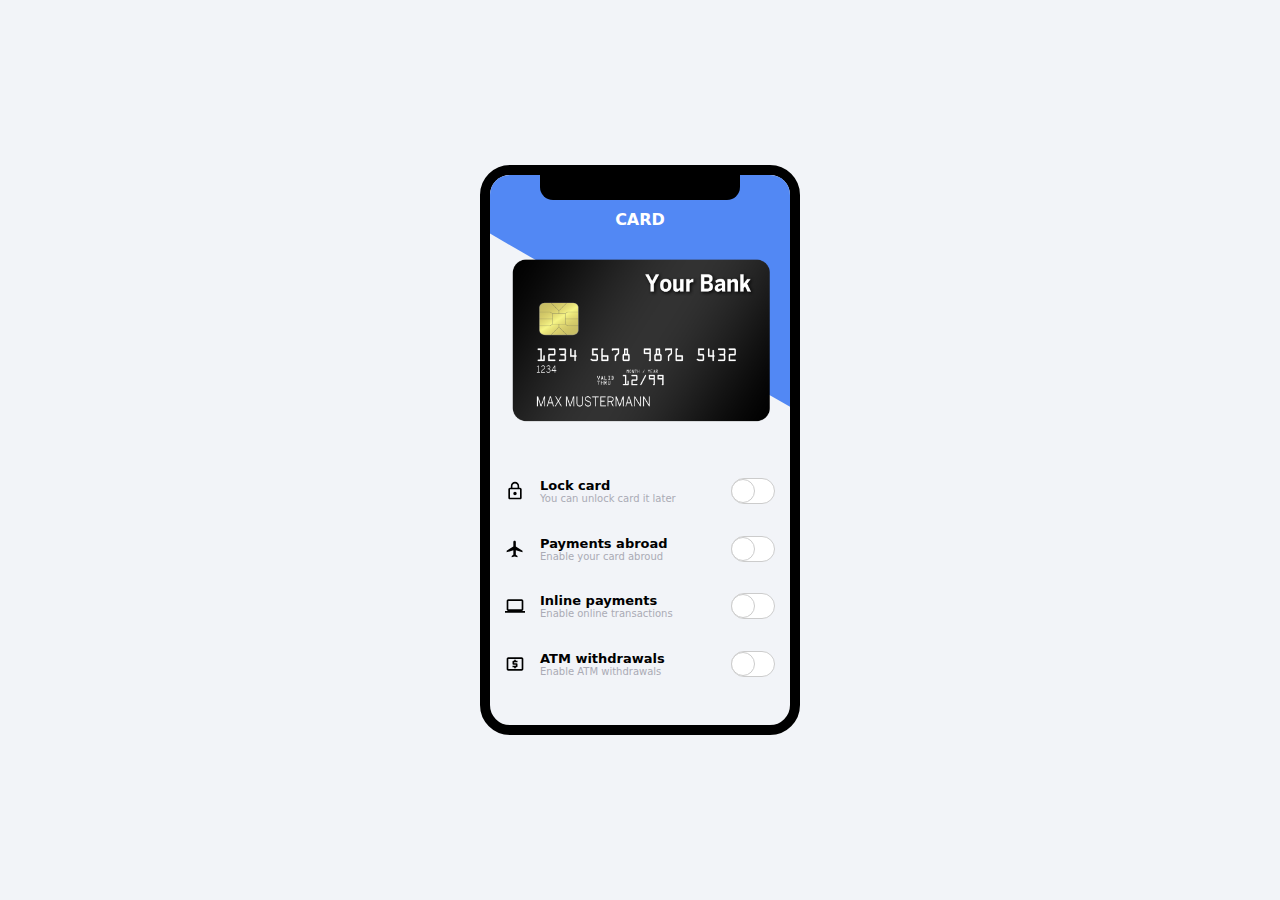
<file: Task 18/assets/index.html>
<!DOCTYPE html>
<html lang="en">
  <head>
    <meta charset="UTF-8" />
    <meta name="viewport" content="width=device-width, initial-scale=1.0" />
    <meta http-equiv="X-UA-Compatible" content="ie=edge" />
    <title>Loop 2 - Step 8</title>
    <link
      href="https://fonts.googleapis.com/css?family=Roboto:400,500,700"
      rel="stylesheet"
    />
    <link rel="stylesheet" href="./styles.css" />
    <link rel="stylesheet" href="slider.css" />
  </head>
  <body>
    <div class="container">
      <div class="content">
        <span class="notch"></span>
        <div class="card">
          <span class="overlay"></span>
          <h2 class="header">card</h2>

          <div class="payment">
            <img class="payment__item" src="img/card.png" alt="#" />
          </div>
        </div>

        <ul class="variants">
          <li class="function">
            <div class="block">
              <img class="variants__image" src="img/lock.svg" alt="#" />
              <div class="safe__card__text">
                <h3 class="safe__card__text__header">Lock card</h3>
                <p class="safe__card__text__paragraph">
                  You can unlock card it later
                </p>
              </div>
            </div>
            <div class="switch">
              <label class="slider" for="checked">
                <input name="checked" type="checkbox"
              /></label>
            </div>
          </li>
          <li class="function">
            <div class="block">
              <img class="variants__image" src="img/plane.svg" alt="#" />
              <div class="safe__card__text">
                <h3 class="safe__card__text__header">Payments abroad</h3>
                <p class="safe__card__text__paragraph">
                  Enable your card abroud
                </p>
              </div>
            </div>
            <div class="switch">
              <label class="slider" for="checked">
                <input name="checked" type="checkbox"
              /></label>
            </div>
          </li>
          <li class="function">
            <div class="block">
              <img class="variants__image" src="img/laptop.svg" alt="#" />
              <div class="safe__card__text">
                <h3 class="safe__card__text__header">Inline payments</h3>
                <p class="safe__card__text__paragraph">
                  Enable online transactions
                </p>
              </div>
            </div>
            <div class="switch">
              <label class="slider" for="checked">
                <input name="checked" type="checkbox"
              /></label>
            </div>
          </li>
          <li class="function">
            <div class="block">
              <img class="variants__image" src="img/atm.svg" alt="#" />
              <div class="safe__card__text">
                <h3 class="safe__card__text__header">ATM withdrawals</h3>
                <p class="safe__card__text__paragraph">
                  Enable ATM withdrawals
                </p>
              </div>
            </div>
            <div class="switch">
              <label class="slider" for="checked">
                <input name="checked" type="checkbox"
              /></label>
            </div>
          </li>
        </ul>
      </div>
    </div>
  </body>
</html>
</file>
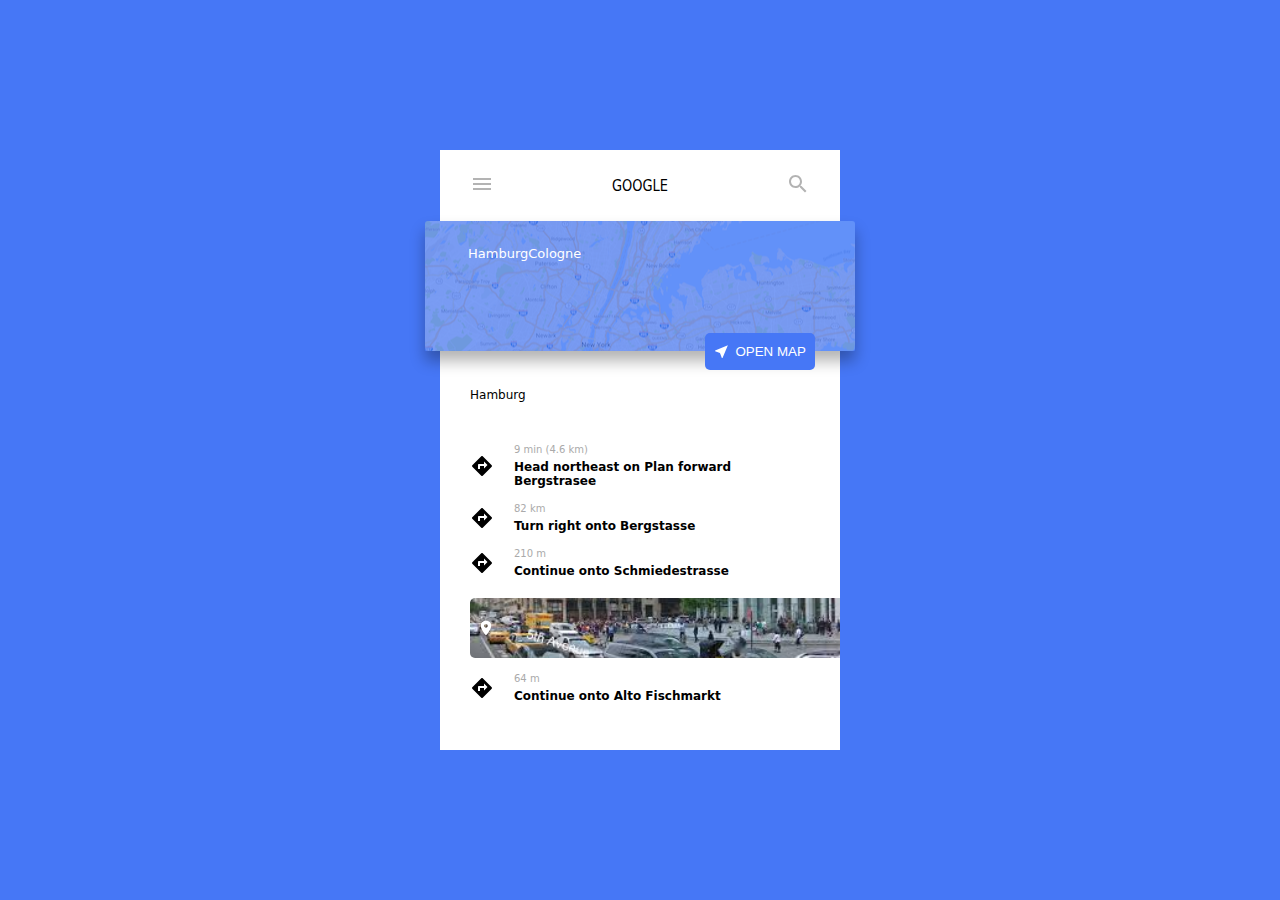
<file: Task 19/assets/index.html>
<!DOCTYPE html>
<html lang="en">
  <head>
    <meta charset="UTF-8" />
    <meta name="viewport" content="width=device-width, initial-scale=1.0" />
    <meta http-equiv="X-UA-Compatible" content="ie=edge" />
    <title>Loop 2 - Step 5</title>
    <link
      href="https://fonts.googleapis.com/css?family=Roboto:400,500,700"
      rel="stylesheet"
    />
    <link rel="stylesheet" href="./styles.css" />
  </head>
  <body>
    <div class="container">
      <div class="main__block">
        <div class="nav">
          <button class="nav__button">
            <img src="img/menu.svg" alt="#" />
          </button>
          <p class="nav__text">google</p>
          <button class="nav__button">
            <img src="img/search.svg" alt="#" />
          </button>
        </div>

        <div class="map__block">
          <div class="overlay"></div>
          <div class="content__block">
            <p class="start__location">Hamburg</p>
            <!-- <img class="content__block__image" src="img/car.svg" alt="#" /> -->
            <div class="start__location">Cologne</div>
          </div>
          <button class="map__button">
            <img class="map__button__image" src="img/location.svg" alt="" />
            open map
          </button>
        </div>

        <p class="main__location">Hamburg</p>

        <div class="direction__block">
          <div class="direction__item">
            <img src="img/direction.svg" alt="#" />
            <div class="info__block">
              <p class="info__block__text">9 min (4.6 km)</p>
              <h4 class="info__block__header">
                Head northeast on Plan forward Bergstrasee
              </h4>
            </div>
          </div>
          <div class="direction__item">
            <img src="img/direction.svg" alt="#" />
            <div class="info__block">
              <p class="info__block__text">82 km</p>
              <h4 class="info__block__header">Turn right onto Bergstasse</h4>
            </div>
          </div>
          <div class="direction__item">
            <img src="img/direction.svg" alt="#" />
            <div class="info__block">
              <p class="info__block__text">210 m</p>
              <h4 class="info__block__header">Continue onto Schmiedestrasse</h4>
            </div>
          </div>
          <div class="streetview__block">
            <img
              class="streetview__block__image"
              src="img/marker.svg"
              alt="#"
            />
          </div>
          <div class="direction__item">
            <img src="img/direction.svg" alt="#" />
            <div class="info__block">
              <p class="info__block__text">64 m</p>
              <h4 class="info__block__header">Continue onto Alto Fischmarkt</h4>
            </div>
          </div>
        </div>
      </div>
    </div>
  </body>
</html>
</file>
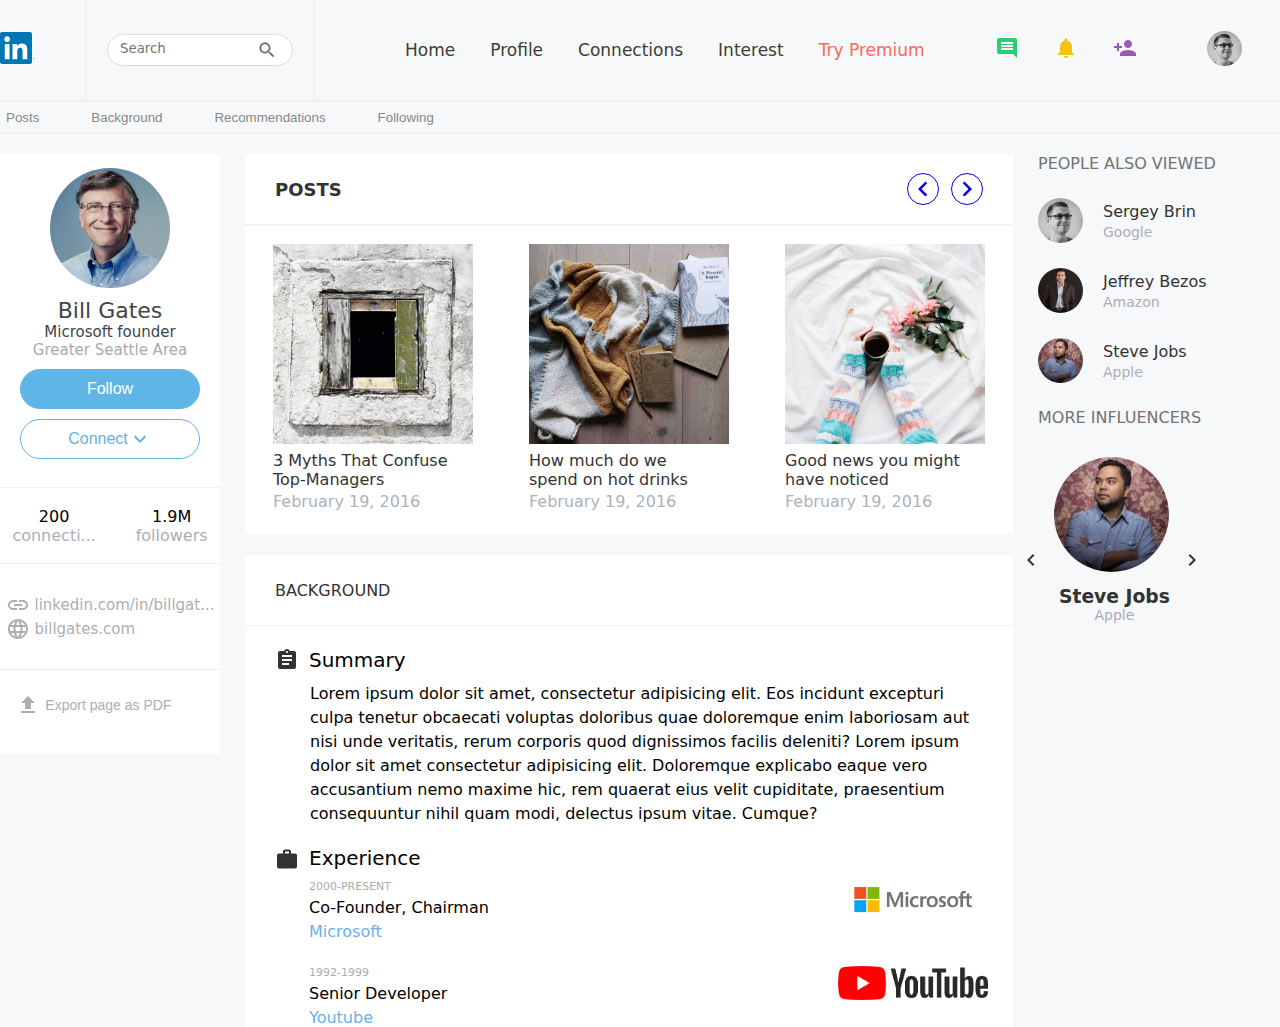
<file: Task 20/assets/index.html>
<!DOCTYPE html>
<html lang="en">
  <head>
    <meta charset="UTF-8" />
    <meta name="viewport" content="width=device-width, initial-scale=1.0" />
    <meta http-equiv="X-UA-Compatible" content="ie=edge" />
    <title>Loop 2 - Challenge</title>
    <link
      href="https://fonts.googleapis.com/css?family=Roboto:200,300,400,500,700"
      rel="stylesheet"
    />
    <link
      href="https://fonts.googleapis.com/icon?family=Material+Icons"
      rel="stylesheet"
    />
    <link rel="stylesheet" href="./css/main.css" />
  </head>
  <body>
    <!--
    Ah, it smells like a new challenge!

    This time we build a concept of some job search website.
    It's more about small details this time and if you haven't yet tried splitting
    your css into separate component files - that's the perfect time to try.
    (Use @import in css to achieve that)

    The other gimmick we introduce here is about using font icons instead of inserting images into our code.
    The easiest out-of-the-box method is to use Google Material Icons,
    so read about the implementation before you start:
    https://material.io/icons/

    And good luck!
  -->
    <div class="container">
      <div class="header__block">
        <div class="header">
          <div class="logo">
            <img class="logo__img" src="img/logo.png" alt="" />
          </div>
          <div class="search">
            <input class="search__input" type="text" placeholder="Search" />
            <button class="button__search">
              <img
                class="search__logo"
                src="img/search_24dp_5F6368.png"
                alt="#"
              />
            </button>
          </div>
          <div class="nav">
            <ul class="nav__list">
              <li class="nav__item">Home</li>
              <li class="nav__item">Profile</li>
              <li class="nav__item">Connections</li>
              <li class="nav__item">Interest</li>
              <li class="nav__item buy__item">Try Premium</li>
            </ul>
          </div>
          <div class="buttons__actions">
            <ul class="buttons__actions__list">
              <li class="buttons__actions__item">
                <img src="img/comment_24dp_5F6368.svg" alt="#" />
              </li>
              <li class="buttons__actions__item">
                <img src="img/notifications_24dp_5F6368.svg" alt="#" />
              </li>
              <li class="buttons__actions__item">
                <img src="img/person_add_24dp_5F6368.svg" alt="#" />
              </li>
            </ul>
          </div>
          <div class="image__profile">
            <img class="avatar" src="img/avatar.jpg" alt="#" />
          </div>
        </div>
      </div>
      <div class="header__part__two">
        <ul class="header__part__two__button__list">
          <li class="header__part__two__button__item">
            <button class="button">Posts</button>
          </li>
          <li class="header__part__two__button__item">
            <button class="button">Background</button>
          </li>
          <li class="header__part__two__button__item">
            <button class="button">Recommendations</button>
          </li>
          <li class="header__part__two__button__item">
            <button class="button">Following</button>
          </li>
        </ul>
      </div>

      <div class="main__content__block">
        <div class="main__content">
          <div class="side__profile">
            <div class="side__profile__main__info">
              <img
                class="side__profile__avatar"
                src="img/bill-gates-avatar.png"
                alt="#"
              />
              <h2 class="general side-profile-name">Bill Gates</h2>
              <p class="general side-profile-company">Microsoft founder</p>
              <p class="general side-profile-area">Greater Seattle Area</p>
              <div class="general side-profile-button-block">
                <button class="general__side__profile__button">
                  <p class="general">Follow</p>
                </button>
                <button
                  class="general__side__profile__button background-button"
                >
                  <p class="general">Connect</p>
                  <img src="img/expand_more_24dp_5F6368.svg" alt="#" />
                </button>
              </div>
            </div>
            <div class="stats">
              <div class="stats__info stats__info-border">
                <p class="general stats__number">200</p>
                <p class="general stats__overview">connecti...</p>
              </div>
              <div class="stats__info">
                <p class="general stats__number">1.9M</p>
                <p class="general stats__overview">followers</p>
              </div>
            </div>
            <div class="side__profile__links">
              <div>
                <p class="general links">
                  <img src="img/link_24dp_5F6368.svg" alt="#" />
                  linkedin.com/in/billgat...
                </p>
                <p class="general links">
                  <img src="img/language_24dp_5F6368.svg" alt="#" />
                  billgates.com
                </p>
              </div>
            </div>
            <div class="side__profile__download__block">
              <button class="side__profile__download">
                <img src="img/file_upload_24dp_5F6368.svg" alt="#" />
                <p class="general">Export page as PDF</p>
              </button>
            </div>
          </div>

          <div class="middle__block">
            <div class="posts__list">
              <div class="posts__list__header">
                <h2 class="posts__list__header__head">posts</h2>
                <div class="posts__list__header__move">
                  <button class="buttons__actions">
                    <img
                      class="arrow"
                      src="img/chevron_left_24dp_5F6368.svg"
                      alt="#"
                    />
                  </button>
                  <button class="buttons__actions">
                    <img
                      class="arrow"
                      src="img/chevron_right_24dp_5F6368.svg"
                      alt="#"
                    />
                  </button>
                </div>
              </div>

              <div class="main__content__posts__list">
                <ul class="items">
                  <li class="posts__list__item">
                    <img
                      class="posts__list__item__image"
                      src="img/article1.jpg"
                      alt="#"
                    />
                    <div class="posts__list__item__text">
                      <h3 class="overview">
                        3 Myths That Confuse Top-Managers
                      </h3>
                      <p class="date">February 19, 2016</p>
                    </div>
                  </li>
                  <li class="posts__list__item">
                    <img
                      class="posts__list__item__image"
                      src="img/article2.jpg"
                      alt="#"
                    />
                    <div class="posts__list__item__text">
                      <h3 class="overview">
                        How much do we spend on hot drinks
                      </h3>
                      <p class="date">February 19, 2016</p>
                    </div>
                  </li>
                  <li class="posts__list__item">
                    <img
                      class="posts__list__item__image"
                      src="img/article3.jpg"
                      alt="#"
                    />
                    <div class="posts__list__item__text">
                      <h3 class="overview">Good news you might have noticed</h3>
                      <p class="date">February 19, 2016</p>
                    </div>
                  </li>
                </ul>
              </div>
            </div>

            <div class="experience__block">
              <div class="experience__block__header">
                <h4 class="experience__block__header__head">background</h4>
              </div>
              <div class="experience">
                <div class="summary__of__the__state">
                  <div class="icon__header">
                    <img
                      class="icon__header__icon"
                      src="img/assignment_24dp_5F6368.svg"
                      alt="#"
                    />
                    <h3 class="icon__header__header">Summary</h3>
                  </div>
                  <p class="experience__block__text">
                    Lorem ipsum dolor sit amet, consectetur adipisicing elit.
                    Eos incidunt excepturi culpa tenetur obcaecati voluptas
                    doloribus quae doloremque enim laboriosam aut nisi unde
                    veritatis, rerum corporis quod dignissimos facilis deleniti?
                    Lorem ipsum dolor sit amet consectetur adipisicing elit.
                    Doloremque explicabo eaque vero accusantium nemo maxime hic,
                    rem quaerat eius velit cupiditate, praesentium consequuntur
                    nihil quam modi, delectus ipsum vitae. Cumque?
                  </p>
                </div>
                <div class="first__experience">
                  <div class="icon__header__two__block">
                    <img
                      class="icon__header__icon__two"
                      src="img/work_24dp_E8EAED.svg"
                      alt="#"
                    />
                    <div class="test">
                      <div class="info__block">
                        <h3 class="icon__header__two">Experience</h3>
                      </div>
                      <div class="company">
                        <p class="company__text text-mod">2000-present</p>
                        <p class="company__text">Co-Founder, Chairman</p>
                        <p class="company__text text-mod__two">Microsoft</p>
                      </div>

                      <div class="second__company">
                        <div class="second__block__company__info">
                          <p class="company__text text-mod">1992-1999</p>
                          <p class="company__text">Senior Developer</p>
                          <p class="company__text text-mod__two">Youtube</p>
                        </div>
                      </div>
                    </div>
                  </div>
                  <div class="logos">
                    <div>
                      <img
                        class="youtube__logo"
                        src="img/logo-microsoft.png"
                        alt="#"
                      />
                    </div>
                    <div class="logo__job__images">
                      <img
                        class="microsoft__logo"
                        src="img/logo-youtube.png"
                        alt="#"
                      />
                    </div>
                  </div>
                </div>
              </div>
            </div>
          </div>

          <div class="side__right__sector">
            <div class="people__info">
              <h4 class="people__info__header">people also viewed</h4>
              <ul class="people__list">
                <li class="people__item">
                  <img
                    class="people__info__avatar"
                    src="img/avatar.jpg"
                    alt="#"
                  />
                  <div class="people__info__text__block">
                    <p class="people__info__name">Sergey Brin</p>
                    <p class="people__info__company">Google</p>
                  </div>
                </li>
                <li class="people__item">
                  <img
                    class="people__info__avatar"
                    src="img/avatar2.jpg"
                    alt="#"
                  />
                  <div class="people__info__text__block">
                    <p class="people__info__name">Jeffrey Bezos</p>
                    <p class="people__info__company">Amazon</p>
                  </div>
                </li>
                <li class="people__item">
                  <img
                    class="people__info__avatar"
                    src="img/avatar3.jpg"
                    alt="#"
                  />
                  <div class="people__info__text__block">
                    <p class="people__info__name">Steve Jobs</p>
                    <p class="people__info__company">Apple</p>
                  </div>
                </li>
              </ul>
              <div class="side__right__sector__second__block">
                <h4 class="people__info__header">more influencers</h4>
                <div class="second__block__main__info">
                  <button class="second__block__button">
                    <img src="img/chevron_left_black.svg" alt="#" />
                  </button>
                  <img
                    class="second__block__avatar"
                    src="img/avatar3.jpg"
                    alt="#"
                  />
                  <button class="second__block__button">
                    <img src="img/chevron_right_black.svg" alt="#" />
                  </button>
                  <div class="second__block__info">
                    <h3 class="second__block__name">Steve Jobs</h3>
                    <p class="second__block__company">Apple</p>
                  </div>
                </div>
              </div>
            </div>
          </div>
        </div>
      </div>
    </div>
  </body>
</html>
</file>
<file: Task 001/style.css>
@import url("https://fonts.googleapis.com/css2?family=Poppins:ital,wght@0,100;0,200;0,300;0,400;0,500;0,600;0,700;0,800;0,900;1,100;1,200;1,300;1,400;1,500;1,600;1,700;1,800;1,900&family=Roboto:ital,wght@0,100..900;1,100..900&family=Rubik&display=swap");

* {
  margin: 0;
  padding: 0;
  box-sizing: border-box;
  font-family: "Popins", sans-serif;
}

body {
  display: flex;
  justify-content: center;
  align-items: center;
  min-height: 100vh;
  background: seagreen;
  background: url("mountains.jpg") no-repeat;
  background-size: cover;
  position: center;

}

.wrapper {
  width: 420px;
  background: transparent;
  border: 2px solid rgba(255, 255, 255, 0.2);
  backdrop-filter: blur(20px);
  box-shadow: 0 0 10px rgba(0, 0, 0, .2);
  color: #fff;
  border-radius: 10px;
  padding: 25px 30px;
}

.wrapper h1 {
  font-size: 36px;
  text-align: center;
}

.input__box {
  width: 100%;
  height: 50px;
  margin: 30px 0;
  position: relative;
}

.input__box input {
  width: 100%;
  height: 100%;
  background: transparent;
  border: none;
  outline: none;
  border: 2px solid rgba(255, 255, 255, 0.2);
  border-radius: 40px;
  font-size: 16px;
  color: #fff;
  padding: 20px;
}

.input__box input::placeholder {
  color: white;
}

.input__box i {
  position: absolute;
  right: 20px;
  top: 50%;
  transform: translateY(-50%);
  font-size: 20px;
}

.remember {
  display: flex;
  justify-content: space-between;
  font-size: 14.5px;
  margin: -15px 0 15px;
}

.remember label input {
    accent-color: #fff;
    margin-right:  5px;
}

.remember a {
    color: #fff;
    text-decoration: none;
}

.remember a:hover {
    text-decoration: underline;
    color: #ecdcc4;
}

.btn {
    width: 100%;
    height: 45px;
    background: #fff;
    border: none;
    outline: none;
    border-radius: 40px;
    box-shadow: 0 0 10px rgb(0, 0, 0, 2);
    cursor: pointer;
    font-size: 16px;
    color: #333;
    font-weight: 600;
}

.register__link {
    font-size: 14px;
    text-align: center;
    margin: 20px;
}

.register__link p a {
    color: #fff;
    text-decoration: none;
    font-weight: 600;
}

.register__link p a:hover {
    text-decoration: underline;
    color: #fd9442;
}
</file>
<file: Task 002/css/main.css>
* {
  margin: 0;
  padding: 0;
  /* Уточнить почему делают бордер бокс */
  box-sizing: border-box;
}

:root {
    /* Изучить calc(1vw + 1vh) */
  --index: calc(1vw + 1vh);
  --text: #e7e7e0;
  --transition: transform .75s cubic-bezier(.075, 0.5, 0, 1);
}

@font-face {
  font-family: raleway_f;
  src: url(../fonts/raleway-regular.woff2);
}
@font-face {
  font-family: raleway_f;
  src: url(../fonts/raleway-black.woff2);
  font-weight: 900;
}

body {
  background-color: #010101;
  font-family: raleway_f, sans-serif;
  line-height: 1.55;
}

.main__header {
  position: relative;
}

.main__header::after {
  content: "";
  position: absolute;
  z-index: 100;
  width: 100%;
  height: calc(var(--index) * 10);
  background-image: url(../img/ground.png);
  background-size: cover;
  background-repeat: no-repeat;
  background-position: center;
  bottom: calc(var(--index) * -4.5);
}

.layers {
  height: 100vh;
  display: flex;
  align-items: center;
  justify-content: center;
  text-align: center;
  overflow: hidden;
  position: relative;
}

.layer {
  height: 100%;
  width: 100%;
  position: absolute;
  background-size: cover;
  background-position: center;
  will-change: transform;
  transition: var(--transition);
  z-index: 2;
}

.layers__base {
  transform: translate3d(0, calc(var(--scrollTop) / 1.6), 0);

  z-index: 0;
}

.layers__middle {
  transform: translate3d(0, calc(var(--scrollTop) / 2.5), 0);

}

.layers__front {
  transform: translate3d(0, calc(var(--scrollTop) / 5.7), 0);

}

.layer__header {
  z-index: 1;
  transform: translate3d(0, calc(var(--scrollTop) / 2), 0);
  transition: var(--transition);
  will-change: transform;
  text-transform: uppercase;
  font-weight: 900;
  /* font-size: calc(var(--index) * 2.5); */
  color: var(--text);
  text-shadow: 0 0 15px #9e7d35;
}

.layers__caption {
  font-size: calc(var(--index) / 1.175);
  letter-spacing: calc(var(--index) / 3.5);
  margin-top: calc(var(--index) * -0.75);
}

.layers__title {
  font-size: calc(var(--index) * 2.5);
  letter-spacing: calc(var(--index) / 2.25);
}

.main__article {
    --main-article-transform:translate3d(0, calc(var(--scrollTop) / -7.5), 0);
  /* Изучить min-height */
  min-height: 100vh;
  background-size: cover;
  background-position: center;
  color: var(--text);
  display: flex;
  align-items: center;
  justify-content: center;
  position: relative;
  text-align: center;
}

.main__article__header {
  text-transform: uppercase;
  font-size: calc(var(--index) * 1.8);
  letter-spacing: calc(var(--index) / 7.5);
  /* transform: translate3d(0, calc(var(--scrollTop) / 7.5), 0); */
  transform: var(--main-article-transform);
  transition: var(--transition);
  will-change: transform;
}

.main__article__paragraph {
  max-width: calc(var(--index) * 30);
  font-size: calc(var(--index) * .9);
  margin-top: calc(var(--index) / 1.25);
  transform: var(--main-article-transform);
  transition: var(--transition);
  will-change: transform;
}

.content {
    will-change: transform;
}
.copy {
  position: absolute;
  bottom: calc(var(--index) / .4);
  opacity: .56;
  font-size: calc(var(--index) * .75);
  letter-spacing: calc(var(--index) / 35);;
}
</file>
<file: Task 004/style/style.css>
* {
  margin: 0;
  padding: 0;
  box-sizing: border-box;
}

/* Изучить, что за рут и все, что внутри*/

:root {
  --gap: 0.5em;
  --index: calc(1vw + 1vh);
  --color-dark: #000;
}

body {
  overflow: hidden;
  height: 100vh;
  display: flex;
  justify-content: center;
  align-items: center;
}

.header {
  text-transform: uppercase;
  font-family: "Lucida Sans", "Lucida Sans Regular", "Lucida Grande",
    "Lucida Sans Unicode", Geneva, Verdana, sans-serif;
  letter-spacing: 0.1em;
  font-size: calc(var(--index) * 2.8);
  position: absolute;
  font-weight: 200;
  text-align: center;
  opacity: 0.9;
  margin-top: 0.2em;
}

.header span {
  display: block;
  font-family: Arial, Helvetica, sans-serif;
  font-size: calc(var(--index) * 0.75);
  margin-top: 5px;
}

.gallery {
  width: 30vw;
  column-width: 2em;
  gap: var(--gap);
  transform: scale(8.2);
  will-change: transform;
  transition: transform 1s cubic-bezier(0.075, 1, 0.25, 1), opacity 1s;
}

.gallery__item {
  margin-bottom: var(--gap);
  transform: scale(1.001);
  will-change: transform;
  transition: 0.3s;
}

.gallery__item:hover {
  transform: scale(1.03);
}

.gallery__item img {
  width: 100%;
  display: block;
}

.loaded .gallery {
  opacity: 1;
}

.loaded .header span {
  opacity: 0;
}

/* DARK MODE OS */

@media (prefers-color-scheme: dark) {
  body {
    background-color: var(--color-dark);
  }

  .header {
    filter: invert(100%);
  }
}
</file>
<file: Task 10/assets/css/main.css>
@import url(firstPage.css);
@import url(secondPage.css);
@import url(thirdPage.css);

body {
  font-family: Roboto;
  margin: 0;
  padding: 0;
  width: 100vw;
  display: flex;
  justify-content: center;
  overflow-x: hidden;
}

.root {
  display: flex;
  flex-direction: column;
  align-items: center;
}
</file>
<file: Task 11/assets/styles.css>
body {
  font-family: Roboto;
  margin: 0;
  padding: 0;
  background-color: #de8a89;
}

.container {
  display: flex;
  justify-content: center;
  height: 100vh;
  width: 100vw;
  overflow: hidden;
}

.main__block {
  width: 960px;
  /* width: 100vw; */
}

.header {
  font-size: 42px;
  text-transform: uppercase;
  display: flex;
  flex-direction: row;

  justify-content: space-between;
  width: 151%;
  margin: 60px 0 0 0;
  padding: 0;
}

.active {
  color: #fff;
  margin: 0;
  padding: 0;
  cursor: pointer;
}

.default {
  color: #ecb9b8;
  margin: 0;
  padding: 0;
}

.default:hover {
  color: #f1c8c7;
  cursor: pointer;
}

.overview {
  color: #fff;
  font-size: 16px;
  margin: 20px 0 0 0;
  padding: 0;
}

.blocks {
  list-style: none;
  display: flex;
  text-align: left;
  width: 1050px;
  margin: 60px 0 0 0;
  padding: 0;
}

.block__one {
  width: 320px;
  height: 320px;
  background: #3e3c3d;
  display: flex;
  justify-content: center;
  flex-direction: column;
  align-items: center;
  gap: 10px;
  position: relative;
}
.block__two {
  width: 320px;
  height: 320px;
  background: #353334;
  display: flex;
  justify-content: center;

  flex-direction: column;
  align-items: center;
  gap: 10px;
}

.block__three {
  width: 320px;
  height: 320px;
  background: #201e1f;
  display: flex;
  justify-content: center;

  flex-direction: column;
  align-items: center;
  gap: 10px;
}

.blocks__paragraph {
  color: #d28f8b;
  font-weight: 500;
  font-size: 20px;
  text-align: left;
  width: 180px;
  margin: 0;
}

.blocks__header {
  color: #fff;
  text-align: left;
  font-size: 32px;
  width: 180px;
  margin: 0;
}

.button__block {
  position: absolute;
  padding: 0;
  margin: 0;
  border: none;
  background: black;
  text-align: center;
  color: #fff;
  text-transform: uppercase;
  font: inherit;
  cursor: pointer;
  width: 260px;
  height: 60px;
  border-radius: 4px;
  top: 290px;
  transition: transform 0.3s ease;
}

.button__block:hover {
  transform: translateY(-4px);
  transition: transform 0.3s ease;
}
</file>
<file: Task 12/assets/styles.css>
body {
  margin: 0;
  padding: 0;
}

.container {
  margin: 0;
  padding: 0;
  width: 100vw;
  height: 100vh;
  font-family: Roboto;
  background: gray;
  display: flex;
  justify-content: center;
  align-items: center;
}

.main__content {
  height: 750px;
  width: 600px;
  background: #fdec51;
  position: relative;
}

.header {
  display: flex;
  justify-content: space-around;
  align-items: center;
  gap: 70px;
  margin-top: 50px;
}

.header__header {
  font-weight: 400;
  position: relative;
}

.close__image {
  width: 25px;
  height: 25px;
}

.user__info {
  width: 600px;
  height: 500px;
  background: #fff;
  box-shadow: 0px 4px 8px rgba(0, 0, 0, 0.2);
  position: absolute;
  left: 85px;
  margin-top: 50px;
  display: flex;
  justify-content: center;
}

.profile__image {
  position: relative;
}

.avatar {
  width: 75px;
  height: 75px;
  border-radius: 50%;
  position: absolute;
  z-index: 1;
  top: -40px;
}

.profile__form {
  width: 525px;
  height: 450px;
  display: flex;
  justify-content: center;
  flex-direction: column;
  gap: 5px;
}

.name__lastname {
  display: flex;
}

.profile__form__header {
  color: #aaaaaa;
  text-transform: uppercase;
  font-size: 14px;
}

.profile__form__input {
  border: none;
  padding: 0;
  margin: 0;
  background: none;
  box-shadow: none;
  outline: none;
  color: #757575;
  border-bottom: 1px solid #dedede;
  font-weight: 600;
  position: relative;
  padding-bottom: 8px;
}

.profile__form__input__bio {
  border: none;
  outline: none;
  border-bottom: 1px solid #dedede;
  font-weight: 600;
  color: #757575;
}

.form__controls {
  display: flex;
  gap: 45px;
  position: relative;
  top: 575px;
  left: 330px;
}

.form__controls__button {
  border: none;
  outline: none;
  background: none;
  color: #6f6a3f;
  font-size: 24px;
  font-weight: 500;
}

.form__controls__button:hover {
  cursor: pointer;
  color: black;
}
</file>
<file: Task 13/assets/styles.css>
body {
  margin: 0;
  padding: 0;
}
.container {
  margin: 0;
  padding: 0;
  font-family: system-ui, -apple-system, BlinkMacSystemFont, "Segoe UI", Roboto,
    Oxygen, Ubuntu, Cantarell, "Open Sans", "Helvetica Neue", sans-serif;
  height: 100vh;
  background: linear-gradient(to bottom, #b884e6, #7e83e5);
  display: flex;
  justify-content: center;
  align-items: center;
}

.main__block {
  width: 300px;
  height: 300px;
  border-radius: 5px;
  box-shadow: 0px 0px 50px 1px rgba(0, 0, 0, 0.3);
  background: linear-gradient(to right bottom, #ba7ed9, #9077ce);
  display: flex;
  align-items: center;
  flex-direction: column;
}

.main__block__header {
  height: 75px;
  width: 240px;
  display: flex;
  align-items: flex-end;
  justify-content: space-between;
}

.image__block {
  height: 60px;
  background: #fff;
  border-radius: 50%;
  width: 28px;
  height: 28px;

  display: flex;
  justify-content: center;
  align-items: center;
  position: relative;
}

.image__block::before {
  content: "";
  position: absolute;
  background-color: #fff;
  width: 2px;
  height: 51px;
  bottom: 24px;
}

.image {
  width: 18px;
  height: 18px;
}

.main__block__paragraph {
  margin: 0;
  color: #fff;
  font-weight: 500;
  padding-right: 100px;
  margin: 5px 0;
}

.timeline__list {
  margin: 0;
  height: 140px;
  display: flex;
  flex-direction: column;
  justify-content: center;
  padding: 0 0 0 10px;
  width: 290px;
  background: #5f5280;
  margin-top: 18px;
  gap: 10px;
  position: relative;
}

.timeline__list__item {
  margin: 0;
  color: #fff;
  font-weight: 500;
  padding-left: 15px;
  margin-left: 53px;
}

.timeline__list__item::before {
  content: "";
  position: absolute;
  background-color: #afa9c0;
  width: 2px;
  height: 20px;
  left: 43px;
  top: 0;
}

.timeline__list__item::after {
  content: "";
  position: absolute;
  background-color: #afa9c0;
  width: 2px;
  height: 17px;
  left: 43px;
  top: 44px;
}

.timeline__list__item__two {
  margin: 0;
  color: #fff;
  font-weight: 500;
  padding-left: 15px;
  margin-left: 53px;
}

.timeline__list__item__two::marker {
  font-size: 23px;
}

.timeline__list__item__two::after {
  content: "";
  position: absolute;
  background-color: #afa9c0;
  width: 2px;
  height: 17px;
  left: 43px;
  top: 83px;
}

.timeline__list__item::marker {
  font-size: 23px;
}

.timeline__list__item__three {
  margin: 0;
  color: #fff;
  font-weight: 500;
  padding-left: 15px;
  margin-left: 53px;
}

.timeline__list__item__three::marker {
  font-size: 23px;
}

.timeline__list__item__three::after {
  content: "";
  position: absolute;
  background-color: #afa9c0;
  width: 2px;
  height: 17px;
  left: 43px;
  top: 123px;
}

/* .main__block__footer {
  height: 75px;
  width: 240px;
  display: flex;
  align-items: flex-end;
  justify-content: space-between;
} */

.footer {
  width: 240px;
  height: 66px;
  display: flex;
  align-items: center;
}

.image__block__footer {
  height: 60px;
  background: #fff;
  border-radius: 50%;
  width: 28px;
  height: 28px;
  display: flex;
  justify-content: center;
  align-items: center;
  margin-right: 20px;
  position: relative;
}

.image__block__footer::before {
  content: "";
  position: absolute;
  background-color: #fff;
  width: 2px;
  height: 23px;
  bottom: 24px;
}
.image__block__footer::after {
  content: "";
  position: absolute;
  background-color: #fff;
  width: 2px;
  height: 23px;
  top: 25px;
}
</file>
<file: Task 14/assets/styles.css>
body {
  margin: 0;
  padding: 0;
  font-family: Roboto;
}

.container {
  height: 100vh;
  background: #4a4b72;
  display: flex;
  justify-content: center;
  align-items: center;
  flex-direction: column;
}

.header {
  width: 400px;
  height: 60px;
  display: flex;
  justify-content: center;
  align-items: center;
  list-style: none;
  margin: 0;
  padding: 0;
  gap: 2px;
}

.default {
  display: flex;
  justify-content: center;
  align-items: center;
  width: 65px;
  height: 65px;
  background: #353648;
}

.default:hover {
  background: #2c2d38;
  cursor: pointer;
}

.active {
  display: flex;
  justify-content: center;
  align-items: center;
  width: 95px;
  height: 80px;
  background: #212121;
  margin: 0 -2px;
}

.image__active {
  width: 35px;
  height: 35px;
}

/* Основной блок */

.main__block {
  background: #fff;
  width: 300px;
  height: 400px;
  border-radius: 5px;
  margin-top: 25px;
  box-shadow: 0 4px 8px rgba(0, 0, 0, 0.2), 0 6px 20px rgba(0, 0, 0, 0.19);
}

.main__block__header {
  width: 300px;
  height: 145px;
  border-radius: 5px 5px 0 0;
  background-image: url("./img/food.jpg");
  background-size: cover;
  background-position: center;
  background-repeat: no-repeat;
  display: flex;
  flex-direction: column;
  justify-content: flex-end;
}

.header__text {
  margin: 0;
  color: #fff;
  padding-left: 25px;
  padding-bottom: 7px;
}

.locations__group {
  margin: 0;
  color: #fff;
  display: flex;
  justify-content: flex-start;
  align-items: flex-end;
  padding-left: 25px;
  padding-bottom: 25px;
}

.main__block__header__img {
  height: 15px;
}

.main__block__header__paragraph {
  margin: 0;
  font-size: 12px;
}

.meal__list {
  list-style-type: none;
  margin: 0;
  padding: 0;
  display: flex;
  flex-direction: column;
  justify-content: space-between;
  align-items: center;
  height: 255px;
}

.meal__item {
  width: 100%;
  height: 65px;
  display: flex;
  justify-content: space-between;
  align-items: center;
  border-bottom: 2px solid #e1e1e1;
}

.meal__item:hover {
  cursor: pointer;
}

.meal__item__last {
  width: 100%;
  height: 65px;
  display: flex;
  justify-content: space-between;
  align-items: center;
}

.meal__item__last:hover {
  cursor: pointer;
}

.meal__item:hover {
  cursor: pointer;
}

.meal__item:hover .meal__list__number {
  cursor: pointer;
  font-size: 23px;
  color: black;
}

.meal__item__last:hover .meal__list__number {
  cursor: pointer;
  font-size: 23px;
  color: black;
}

.meal__list__text {
  color: #8b8b90;
  margin: 0 20px;
  font-weight: 300;
  font-size: 17px;
}

.meal__list__number {
  color: #8b8b90;
  margin: 0 20px;
}
</file>
<file: Task 15/assets/styles.css>
body {
  margin: 0;
  padding: 0;
  font-family: Roboto;
}

.container {
  height: 100vh;
  background-image: url("./img/background.jpg");
  background-position: center;
  background-size: cover;
  display: flex;
  justify-content: space-between;
  position: relative;
  overflow: hidden;
}

.left__part {
  display: flex;
  flex-direction: column;
  justify-content: space-between;
  height: 100vh;
  width: 50px;
}

.arrow__button {
  padding: 0;
  background: none;
  outline: none;
  border: none;
  display: flex;
  flex-direction: column;
  align-items: center;
  gap: 7px;
  color: #fff;
  font-size: 16px;
  font-weight: 600;
  width: 80px;
  padding-top: 25px;
  padding-bottom: 25px;
}

.arrow__button:hover {
  cursor: pointer;
}

.overlay {
  position: absolute;
  left: 70%;
  height: 100vh;
  width: 43%;
  display: flex;
  justify-content: flex-end;
  background-color: rgba(232, 191, 47, 0.7);
  transform: skewX(-9deg);
  transform-origin: top left;
  z-index: -1;
}

.right__part {
  z-index: 1;
  width: 500px;
  display: flex;
  justify-content: flex-end;
  padding-right: 25px;
}

.right__button {
  padding: 0;
  background: none;
  outline: none;
  border: none;
  display: flex;
  text-transform: uppercase;
  align-items: center;

  font-weight: 700;
  font-size: 16px;
  gap: 7px;
}

.right__button:hover {
  cursor: pointer;
}

.rigth__part__content {
  display: flex;
  flex-direction: column;
  align-items: flex-end;
  justify-content: space-between;
  padding-top: 25px;
}

.right__button_text {
  margin: 0;
}

.right__part__main__text {
  display: flex;
  flex-direction: column;
  align-items: flex-end;
  text-align: right;
  width: 300px;
  font-size: 32px;
  font-weight: 700;
  margin: 0;
}

.right__part__main__text__header {
  font-size: 100px;
  font-weight: 400;
  margin: 0;
}

.right__part__main__text__paragraph {
  margin: 0;
}

.rigth__part__content__views {
  display: flex;
  font-weight: 500;
  gap: 10px;
}

.block {
  display: flex;
  flex-direction: column;
  align-items: flex-end;
  gap: 50px;
}
</file>
<file: Task 16/assets/styles.css>
body {
  margin: 0;
  padding: 0;
  font-family: Roboto;
}

.container {
  margin: 0;
  height: 100vh;
  background: #78accd;
  display: flex;
  justify-content: center;
  align-items: center;
}

.calendar {
  width: 350px;
  height: 350px;
  background: #fff;
}

.calendar__header {
  display: flex;
  align-items: center;
  justify-content: space-around;
  gap: 90px;
  border-bottom: 2px solid #dedede;
}

.date__header {
  font-size: 14px;
  color: #7d8994;
  margin-top: 15px;
  margin-bottom: 15px;
}

.table__calendar {
  width: 315px;
  height: 225px;
}

.days {
  color: #7d8994;
  text-transform: uppercase;
  font-size: 14px;
}

.dates {
  display: flex;
  flex-direction: row;
  justify-content: center;
  gap: 21px;
  margin-top: 17px;
}

.previous__month {
  color: #dedede;
  display: flex;
  justify-content: center;
  align-items: center;
  width: 21px;
  height: 21px;
  font-size: 13px;
}

.now__month {
  display: flex;
  justify-content: center;
  align-items: center;
  width: 21px;
  height: 21px;
  font-size: 13px;
}

.now__month__seven {
  display: flex;
  justify-content: center;
  align-items: center;
  width: 21px;
  border: 1px solid #de6e46;
  background: #de6e46;
  border-radius: 50%;
  color: #fff;
  width: 21px;
  height: 21px;
  font-size: 13px;
}

.now__month__sixtten {
  display: flex;
  justify-content: center;
  align-items: center;
  width: 21px;
  border: 1px solid #de6e46;

  border-radius: 50%;

  width: 21px;
  height: 21px;
  font-size: 13px;
}

.now__month__nineteen {
  display: flex;
  justify-content: center;
  align-items: center;
  width: 21px;
  border: 1px solid #ae5989;
  border-radius: 50%;

  width: 21px;
  height: 21px;
  font-size: 13px;
}

.table__container {
  display: flex;
  justify-content: center;
  border-bottom: 2px solid #dedede;
}

.calendar__body {
  /* display: flex;
  justify-content: space-between; */
}

.table__calendar {
  display: flex;
  flex-direction: column;
  align-items: center;
  margin-top: 10px;
}

.table__days {
  display: flex;
  gap: 15px;
}

.footer {
  display: flex;
  height: 64px;
  width: 350px;
  align-items: center;
  font-size: 11px;
  font-weight: 500;
  justify-content: center;
  gap: 100px;
}

.plus {
  width: 25px;
  height: 25px;
  border: 2px solid #de6e46;
  border-radius: 50%;
  display: flex;
  justify-content: center;
  align-items: center;
}
</file>
<file: Task 17/assets/styles.css>
body {
  margin: 0;
  padding: 0;
  font-family: Roboto;
}

.container {
  height: 100vh;
  margin: 0;
  background: #c9f8fe;
  display: flex;
  justify-content: center;
  align-items: center;
}

.main__block {
  height: 500px;
  width: 850px;
  background: #fff;
  display: flex;
}

.left__sector {
  min-height: 100%;
  width: 45%;
  background-image: linear-gradient(rgba(0, 0, 0, 0.3), rgba(0, 0, 0, 0.3)),
    url("img/background.jpg");
  background-position: center;
  background-repeat: no-repeat;
  background-size: cover;
  display: flex;
  justify-content: center;
  align-items: flex-end;
  flex-direction: column;
}

.left__sector__block {
  width: 280px;
  display: flex;
  flex-direction: column;
  align-items: flex-start;
  gap: 15px;
}

.left__sector__header {
  margin: 0;
  color: #fff;
}

.left__sector__text {
  margin: 0;
  color: #fff;
}

.left__sector__button {
  margin: 0;
  outline: none;
  border: 0;
  color: #fff;
  width: 115px;
  display: flex;
  align-items: center;
  justify-content: space-around;
  background: rgba(106, 167, 149, 0.7);
  border-radius: 40px 40px;
  height: 47px;
  padding: 11px;
}

.left__sector__button:hover {
  cursor: pointer;
}
</file>
<file: Task 17/assets/rightSector.css>
.right__sector {
  display: flex;
  width: 55%;
  height: auto;
}

.right__sector__block {
  width: 100%;
}

.right__sector__menu {
  width: auto;
  display: flex;
  align-items: center;
  justify-content: space-between;
  padding: 20px 30px 0 30px;
}

.burger__menu {
  border: none;
  background: none;
  outline: none;
}

.burger__menu:hover {
  cursor: pointer;
}

.time__line {
  width: 429px;
  overflow: hidden;
}

.years__list {
  list-style: none;
  padding: 10px 30px 0 30px;
  margin: 0;
  display: flex;
  justify-content: space-between;
  font-size: 18px;
  width: 423px;
  -webkit-mask-image: linear-gradient(
    90deg,
    transparent,
    #fff 0%,
    #fff 65%,
    transparent
  );
}

.selected:hover {
  cursor: pointer;
}

.unselected {
  color: #c2c2c2;
}

.unselected:hover {
  cursor: pointer;
}

.theme__list {
  list-style: none;
  padding: 20px 30px 0 30px;
  margin: 0;
  display: flex;
  flex-direction: column;
  justify-content: space-around;
  height: 340px;
}

.theme__item {
  display: flex;
  align-items: center;
  justify-content: space-between;
}

.theme__item__main__info {
  display: flex;
  align-items: center;
  gap: 15px;
}

.theme__item__image {
  width: 35px;
  height: 35px;
}

.theme__item__image__two {
  border-radius: 50%;
  width: 35px;
  height: 35px;
}

.theme__item__text {
  margin: 0;
  font-size: 13px;
}

.theme__item__date__block {
  margin: 0;
  display: flex;
  align-items: center;
  gap: 7px;
}

.theme__item__date__block__date {
  margin: 0;
  font-weight: 300;
  font-size: 36px;
}

.years__month__block {
  font-size: 13px;
  font-weight: 500;
  display: flex;
  flex-direction: column;
  align-items: center;
}

.theme__item__date__block__month {
  margin: 0;
  text-transform: uppercase;
}

.theme__item__date__block__year {
  margin: 0;
}
</file>
<file: Task 18/assets/styles.css>
body {
  margin: 0;
  padding: 0;
  font-family: system-ui, -apple-system, BlinkMacSystemFont, "Segoe UI", Roboto,
    Oxygen, Ubuntu, Cantarell, "Open Sans", "Helvetica Neue", sans-serif;
}

.container {
  height: 100vh;
  background: #f2f4f8;
  display: flex;
  justify-content: center;
  align-items: center;
}

.content {
  height: 550px;
  width: 300px;
  border-top: 10px solid black;
  border-right: 10px solid black;
  border-bottom: 10px solid black;
  border-left: 10px solid black;
  border-radius: 30px 30px 30px 30px;
  display: flex;
  flex-direction: column;
  align-items: center;
  overflow: hidden;
  position: relative;
  z-index: 1;
}

.notch {
  position: absolute;
  top: 0;
  left: 50%;
  transform: translateX(-50%);
  width: 200px;
  height: 25px;
  background: #000;
  border-radius: 0 0 13px 13px;

  z-index: 2;
}

.overlay {
  background-color: #5288f4;
  position: absolute;
  transform: skewX(60deg);
  width: 388px;
  height: 250px;
  z-index: -1;
  top: 0;
  left: 115px;
}

.card {
  display: flex;
  flex-direction: column;
  align-items: center;
  height: 40%;
  padding: 35px 0 0 0;
  gap: 20px;
  z-index: 1;
}

.variants {
  height: 80%;
  list-style: none;
  padding: 0;
  display: flex;
  flex-direction: column;
  justify-content: space-evenly;
}

.header {
  color: white;
  text-transform: uppercase;
  font-size: 16px;
  margin: 0;
}

.payment__item {
  width: 280px;
}

.function {
  display: flex;
  align-items: center;
  justify-content: space-between;
  width: 270px;
}
.block {
  display: flex;
  gap: 15px;
}

.variants__image {
  width: 20px;
}

.safe__card__text__header {
  margin: 0;
  font-size: 13px;
}

.safe__card__text__paragraph {
  margin: 0;
  font-size: 10px;
  color: #aaabb5;
}
</file>
<file: Task 18/assets/slider.css>
/* Стили для всего переключателя */
.switch {
  position: relative;
  display: inline-block;
  width: 44px;
  height: 26px;
}

/* Скрываем стандартный checkbox */
.switch input {
  opacity: 0;
  width: 44px;
  height: 25px;
  cursor: pointer;
}

/* Стили для слайдера */
.slider {
  position: absolute;
  cursor: pointer;
  top: 0;
  left: 0;
  right: 0;
  bottom: 0;
  background-color: #fff;
  transition: 0.4s;
  border: 1px solid #ccc;
  border-radius: 34px; /* Круглый фон для слайдера */
}

/* Круглая кнопка внутри слайдера */
.slider:before {
  position: absolute;
  content: "";
  height: 22px;
  width: 22px;
  left: -1px;
  bottom: 0px;
  background-color: white;
  transition: 0.4s;
  border: 1px solid #ccc;
  border-radius: 50%; /* Круглая кнопка */
}

/* Когда checkbox отмечен */
.slider:has(input:checked) {
  background-color: #5288f4; /* Цвет фона при включении */
}

/* Перемещаем круглую кнопку вправо при включении */
.slider:has(input:checked):before {
  transform: translateX(20px);
}

/* Стили для придания слайдеру вида переключателя */
.slider.round {
  border-radius: 34px;
}

.slider.round:before {
  border-radius: 50%;
}
</file>
<file: Task 19/assets/styles.css>
body {
  margin: 0;
  padding: 0;
  font-family: system-ui, -apple-system, BlinkMacSystemFont, "Segoe UI", Roboto,
    Oxygen, Ubuntu, Cantarell, "Open Sans", "Helvetica Neue", sans-serif;
}

.container {
  margin: 0;
  padding: 0;
  height: 100vh;
  background: #4677f6;
  display: flex;
  justify-content: center;
  align-items: center;
}

.main__block {
  width: 400px;
  height: 600px;
  background: #fff;
  /* position: relative; */
  /* padding: 15px 30px 0 30px; */
}

.nav {
  display: flex;
  align-items: center;
  justify-content: space-between;
  padding: 15px 30px 0 30px;
}

.nav__button,
.icon {
  margin: 0;
  padding: 0;
  background: none;
  outline: none;
  border: none;
  color: #b3b3b3;
}

.nav__button:hover,
.icon {
  color: #000000;
  cursor: pointer;
}

.nav__text {
  text-transform: uppercase;
  color: #000000;
  font-weight: 500;
  font-size: 13px;
  transform: scaleY(1.2);
}

.map__block {
  height: 130px;
  width: 430px;
  background-image: url(img/map.png);
  background-color: rgba(70, 119, 246, 0.8);
  background-repeat: repeat;
  background-position: center;
  position: relative;
  margin-top: 15px;
  transform: translateX(-15px);
  border-radius: 3px;
  box-shadow: 0px 10px 15px rgba(0, 0, 0, 0.3);
  display: flex;
  align-items: center;
  justify-content: center;
}

.overlay {
  background-color: rgba(70, 119, 246, 0.7);
  height: 130px;
  width: 430px;
  position: absolute;
}

.content__block {
  z-index: 1;
  color: #fff;
  display: flex;
  height: 80px;
  width: 80%;
  position: relative;
}

.content__block__image {
  width: 20px;
}

.start__location {
  display: flex;
  font-weight: 500;
  font-size: 13px;
  margin: 0;
}

.map__button {
  position: absolute;
  z-index: 2;
  outline: 0;
  background: none;
  border: 0;
  color: #fff;
  text-transform: uppercase;
  background: #4677f6;
  width: 110px;
  height: 37px;
  border-radius: 5px;
  display: flex;
  align-items: center;
  justify-content: space-around;
  top: 86%;
  left: 65%;
}

.map__button__image {
  width: 17px;
}

.main__location {
  font-weight: 500;
  font-size: 12px;
  padding: 25px 30px 0 30px;
}

.direction__block {
  display: flex;
  flex-direction: column;
  padding: 15px 30px 0 30px;
}

.direction__item {
  display: flex;
  gap: 20px;
  padding-top: 15px;
}

.info__block__text {
  margin: 0;
  color: #aaaaaa;
  font-size: 10px;
}

.info__block__header {
  margin: 5px 0 0 0;
  font-size: 12px;
}

.streetview__block {
  height: 60px;
  width: 363px;
  display: flex;
  background: url(img/streetview.jpg);
  background-position: center;
  background-repeat: no-repeat;
  background-size: cover;
  padding: 0 0 0 7px;
  margin-top: 20px;
  border-radius: 5px 0 0 5px;
}

.streetview__block__image {
  width: 18px;
}
</file>
<file: Task 20/assets/css/main.css>
@import url("header.css");
@import url("./mainContent/mainContent.css");
@import url("./mainContent/sideProfile.css");
@import url("./mainContent/posts.css");

body {
  margin: 0;
  padding: 0;
  background: #f6f8f9;
}

.container {
  margin: 0;
  padding: 0;
  background: #f6f8f9;
  /* height: 100vh; */

  display: flex;
  /* justify-content: center; */
  flex-direction: column;
}
</file>
